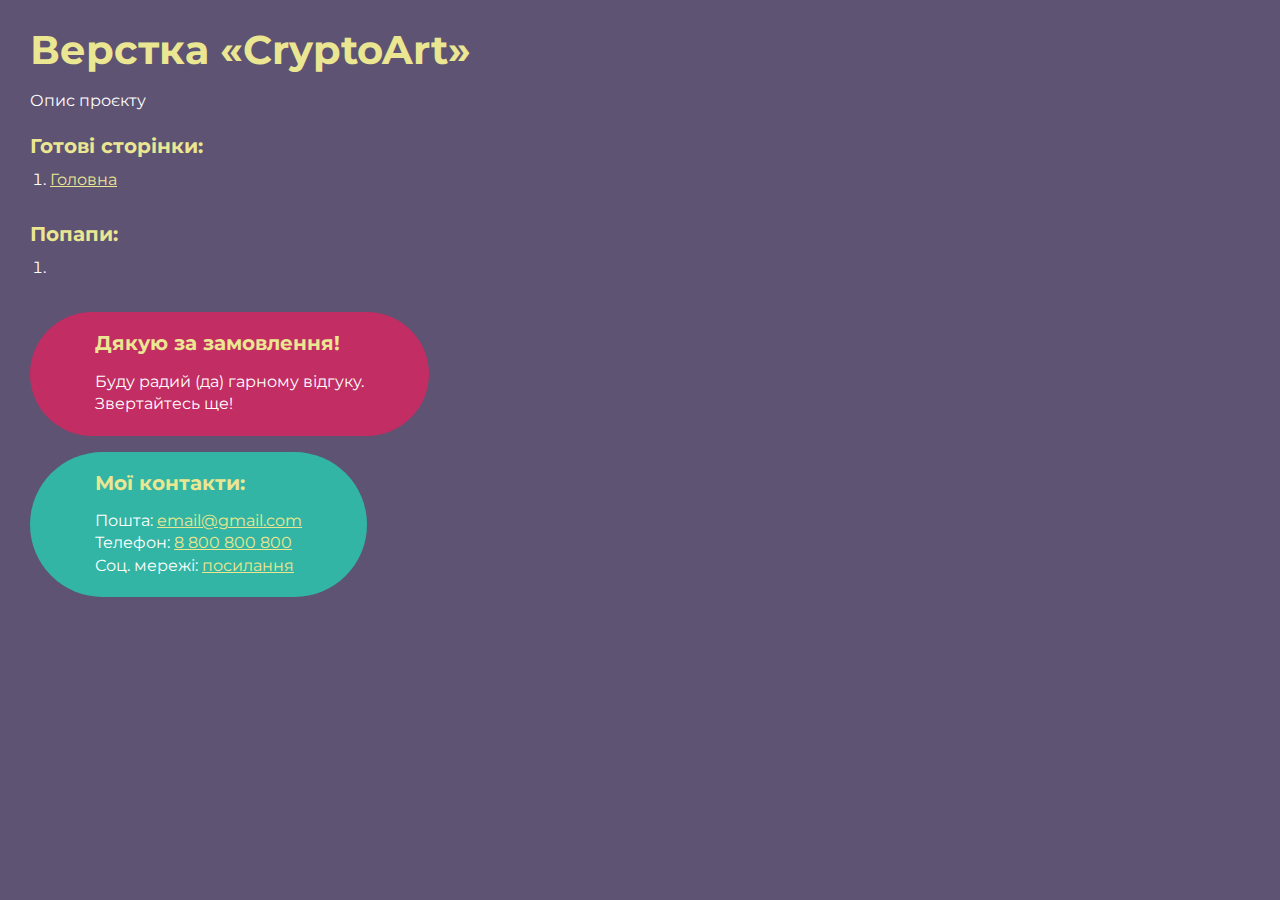
<file: index.html>
<!DOCTYPE html>
<html>

<head>
	<meta charset="UTF-8">
	<meta name="viewport" content="width=device-width, initial-scale=1.0">
	<title>Верстка «CryptoArt»</title>
</head>

<body>
	<div class="rootpage">
		<h1>Верстка «CryptoArt»</h1>
		<div class="rootpage__info">
			Опис проєкту
		</div>
		<h2>Готові сторінки:</h2>
		<ol class="rootpage__list">
			<li><a target="_blank" href="home.html">Головна</a></li>
		</ol>
		<h2>Попапи:</h2>
		<ol class="rootpage__list">
			<li><a target="_blank" href="home.html#"></a></li>
		</ol>
		<div class="rootpage__tnx">
			<h2>Дякую за замовлення!</h2>
			<p>Буду радий (да) гарному відгуку.</p>
			<p>Звертайтесь ще!</p>
		</div>
		<div class="rootpage__contacts">
			<h2>Мої контакти:</h2>
			<p>Пошта: <a href="mailto:email@gmail.com">email@gmail.com</a></p>
			<p>Телефон: <a href="tel:8800800800">8 800 800 800</a></p>
			<p>Соц. мережі: <a href="">посилання</a></p>
		</div>
	</div>
</body>
<style>
	@charset "UTF-8";
	@import url("https://fonts.googleapis.com/css?family=Montserrat:regular,700&display=swap");

	*,
	*::before,
	*::after {
		padding: 0px;
		margin: 0px;
		border: 0px;
		box-sizing: border-box;
	}

	html,
	body {
		height: 100%;
		margin: 0;
		padding: 0;
		min-width: 320px;
		width: 100%;
		color: #fff;
		background-color: #5e5373;
	}

	body {
		font-family: Montserrat;
		font-size: 100%;
		line-height: 1;
		font-size: 1rem;
	}

	a {
		text-decoration: underline;
		color: #ebe691
	}

	a:visited {
		text-decoration: underline;
		color: #aaa768;
	}

	a:hover {
		text-decoration: none;
	}

	ul li {
		list-style: none;
	}

	img {
		vertical-align: top;
	}

	.wrapper {
		width: 100%;
		min-height: 100%;
		overflow: hidden;
	}

	.rootpage {
		padding: 30px;
		display: flex;
		flex-direction: column;
		align-items: flex-start;
	}

	@media (max-width: 767px) {
		.rootpage {
			padding: 30px 15px;
		}
	}

	h1 {
		color: #ebe691;
		font-size: 2.5rem;
		margin: 0px 0px 1.25rem 0px;
	}

	@media (max-width: 767px) {
		h1 {
			font-size: 1.85rem;
			margin: 0px 0px 1.25rem 0px;
		}
	}

	h2 {
		color: #ebe691;
		font-size: 1.25rem;
		margin: 0px 0px 1rem 0px;
	}

	@media (max-width: 767px) {
		h2 {
			font-size: 1.125rem;
			margin: 0px 0px 1rem 0px;
		}
	}

	.rootpage__info {
		line-height: 140%;
		margin: 0px 0px 1.5rem 0px;
	}

	.rootpage__list {
		margin: 0px 0px 2.25rem 1.25rem;
	}

	.rootpage__list li:not(:last-child) {
		margin: 0px 0px 15px 0px;
	}

	.rootpage__contacts,
	.rootpage__tnx {
		border-radius: 200px;
		padding: 20px 65px;
		line-height: 140%;
	}

	@media (max-width: 767px) {

		.rootpage__contacts,
		.rootpage__tnx {
			border-radius: 40px;
			padding: 20px;
		}
	}

	.rootpage__contacts {
		background: #32b5a4;

	}

	.rootpage__contacts a {
		color: #ebe691;
	}

	.rootpage__tnx {
		background: #c22d63;
		margin: 0px 0px 1rem 0px;
	}
</style>

</html>
</file>
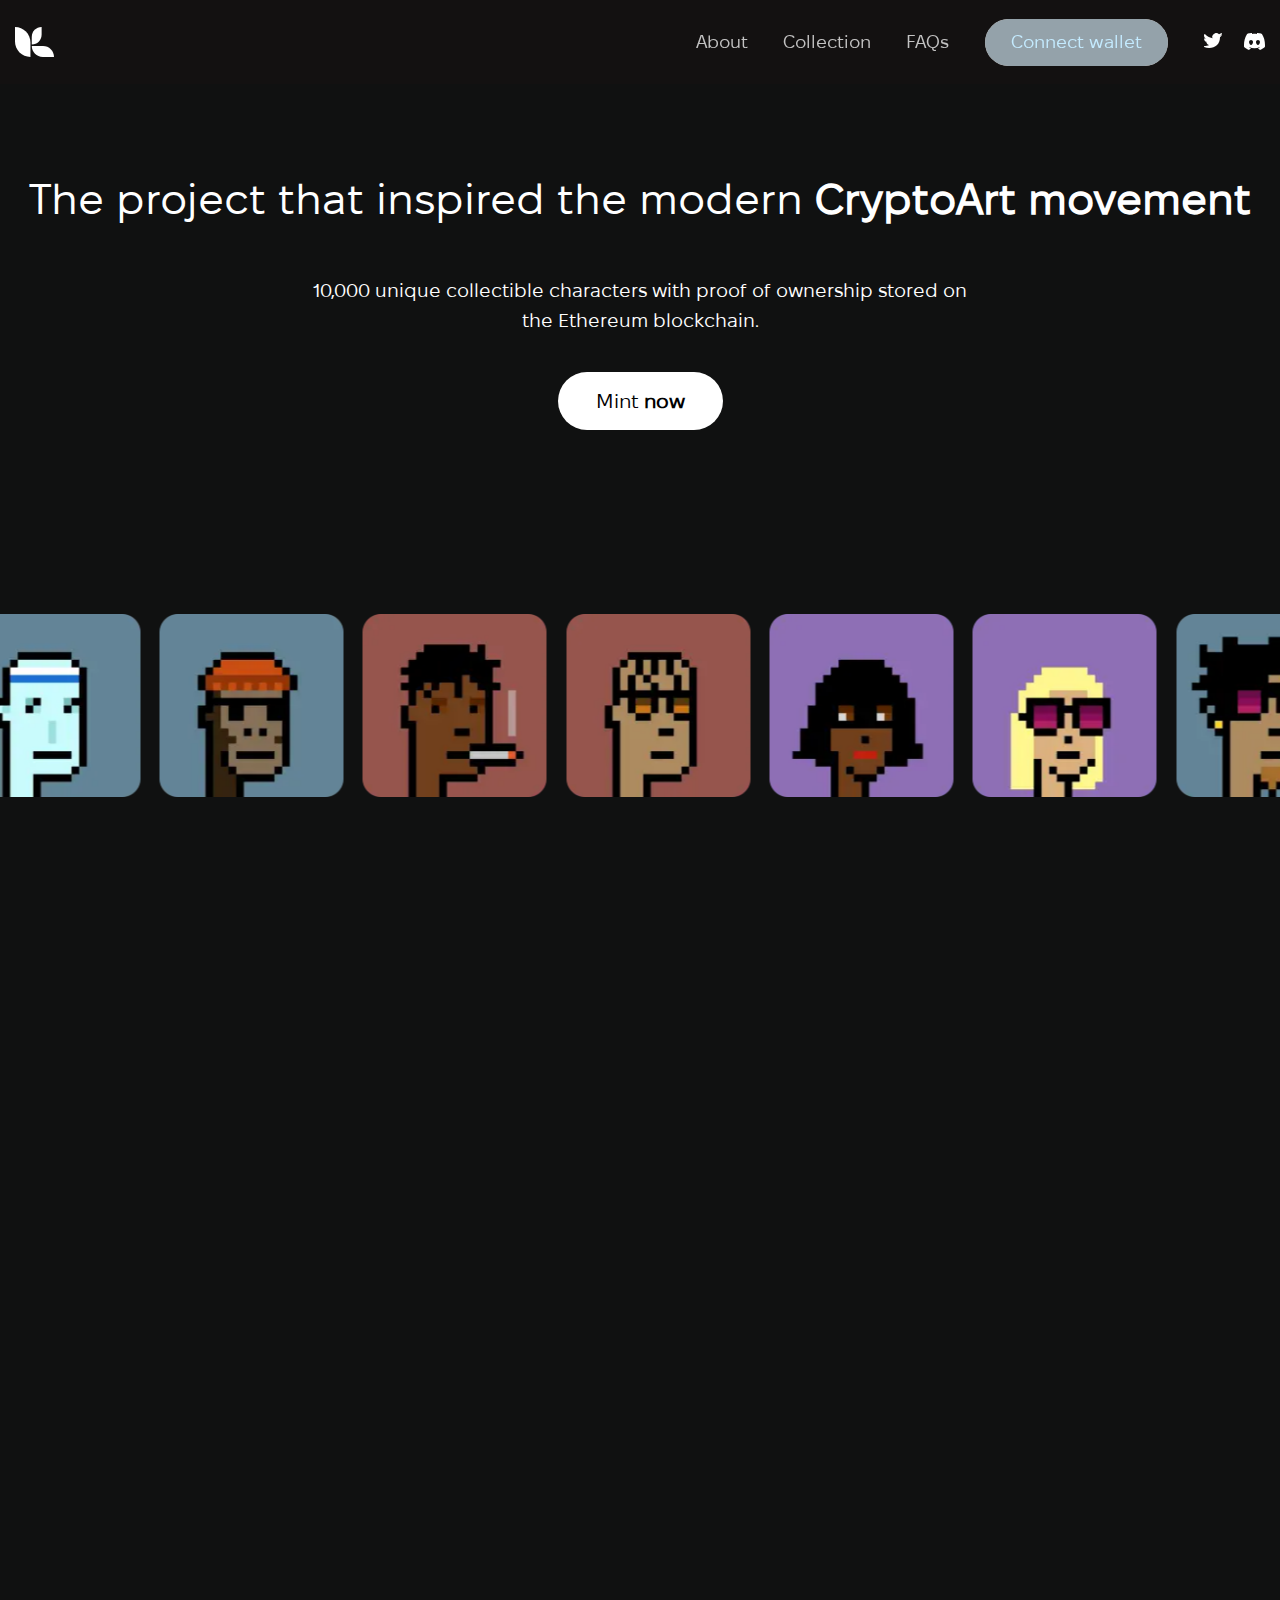
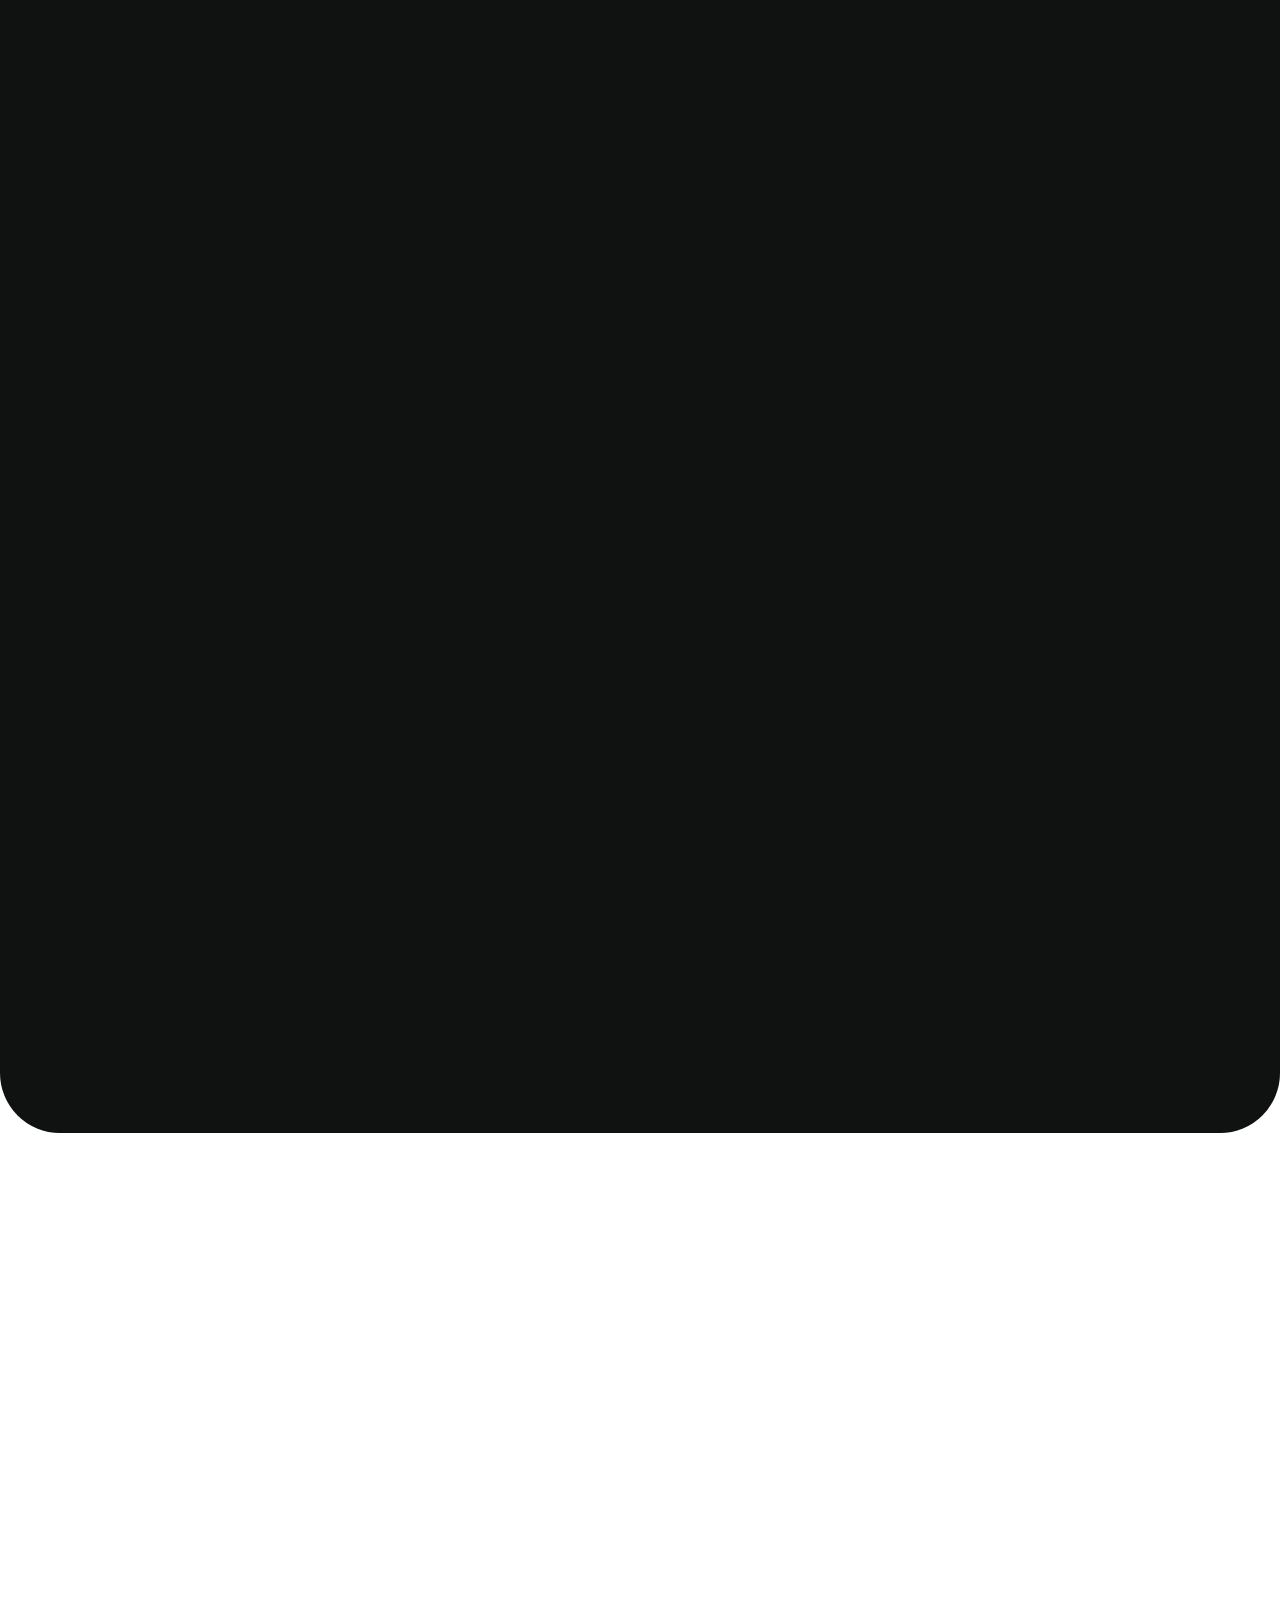
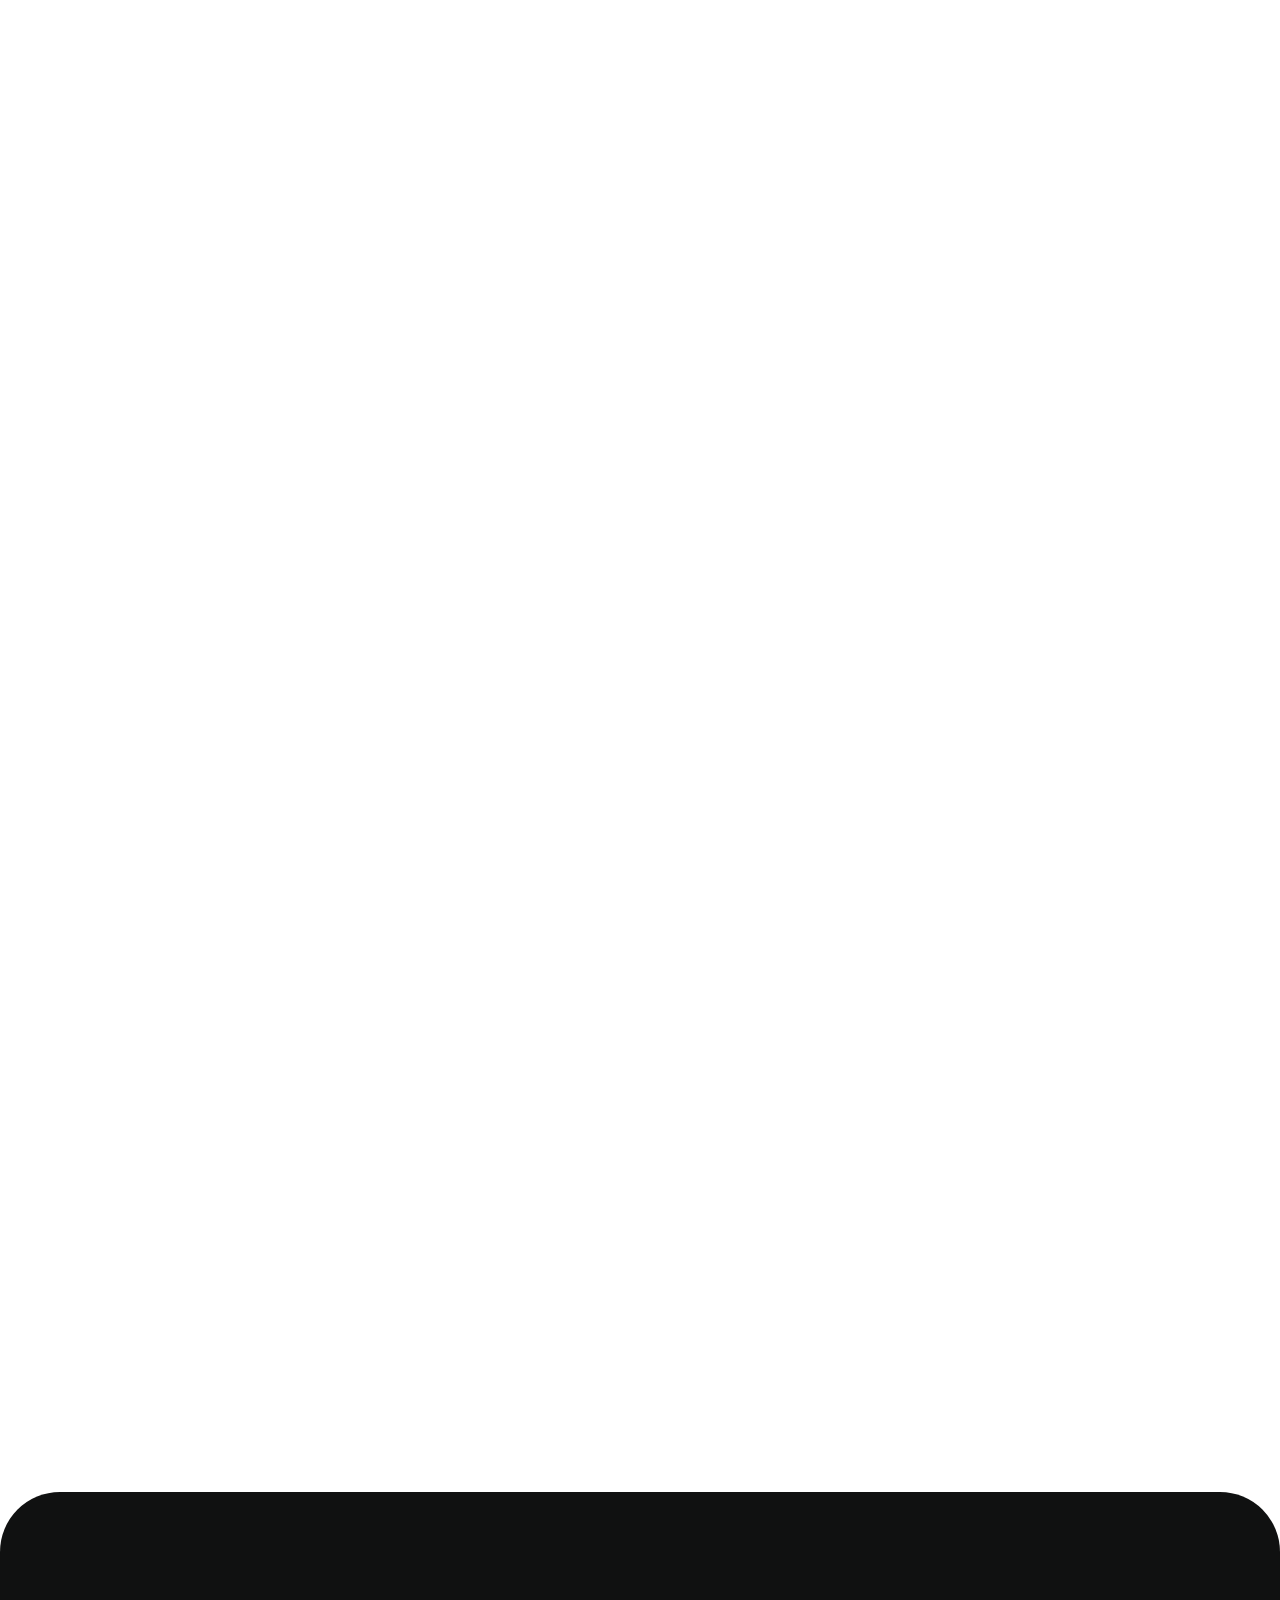
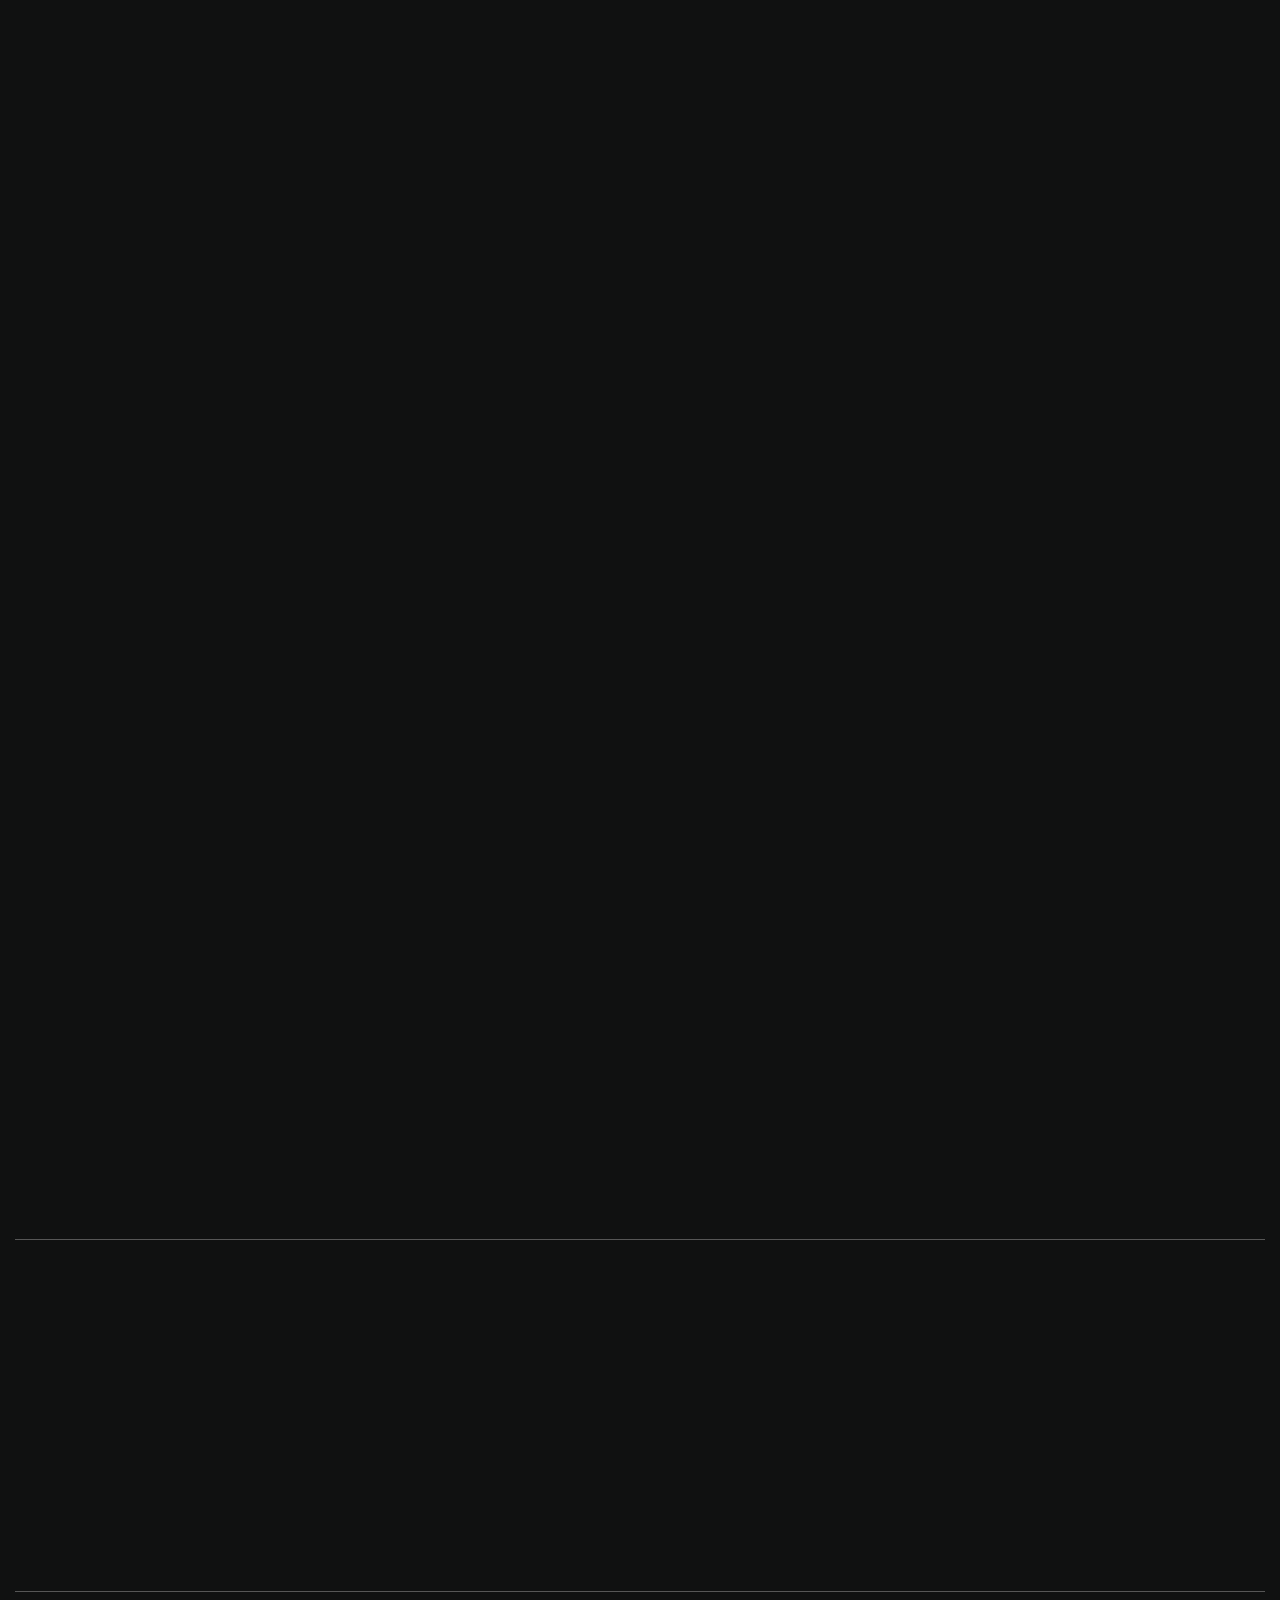
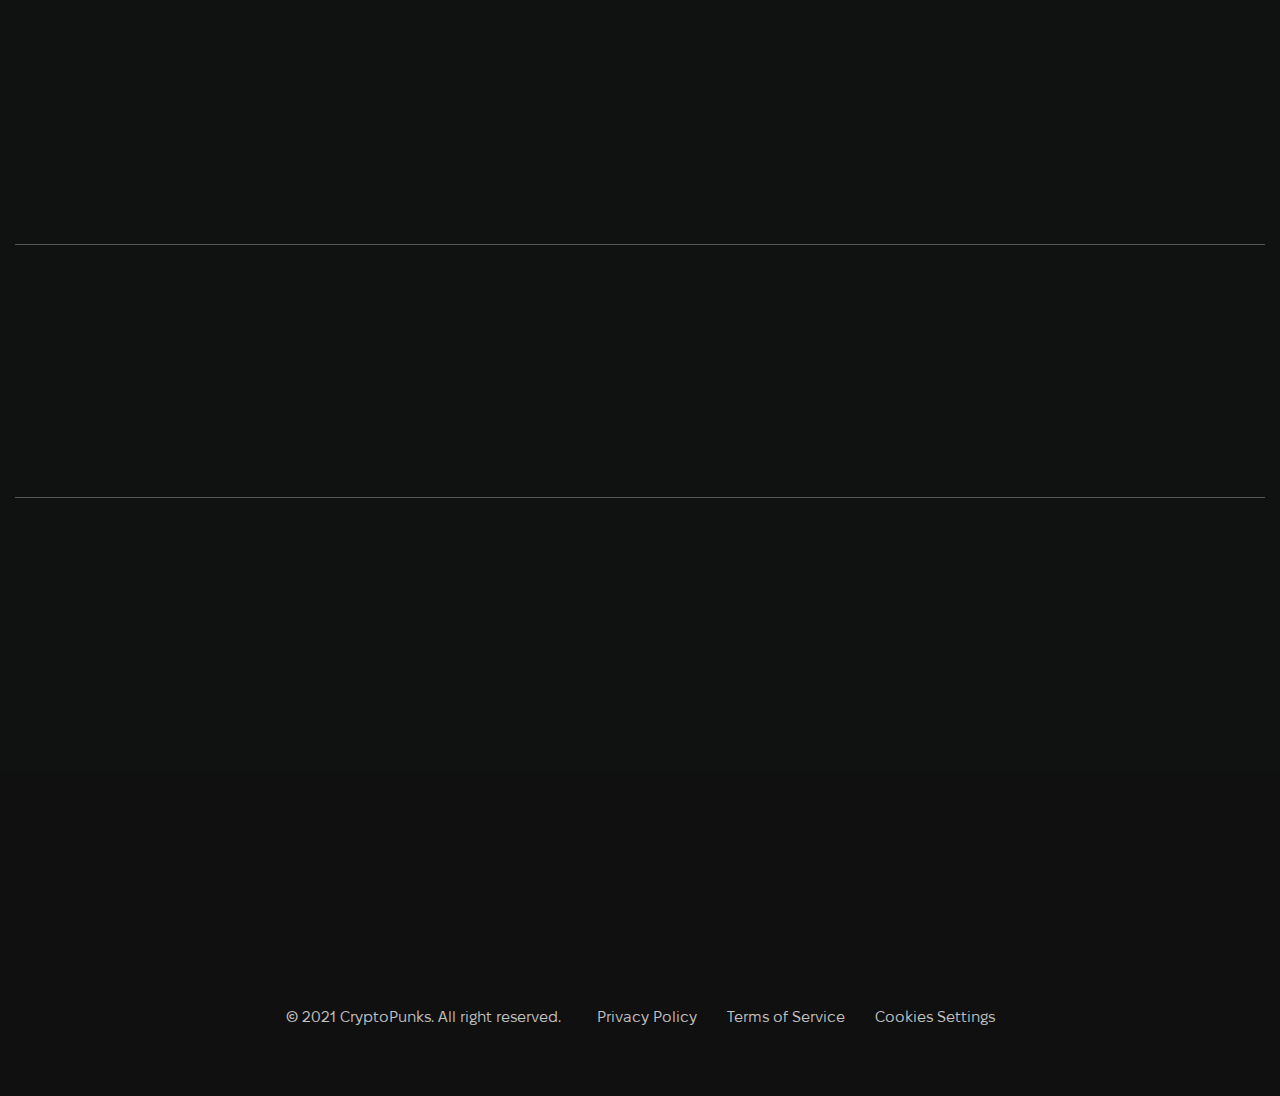
<file: home.html>
<!doctype html>
<html lang="en">

<head>
	<title>CryptoArt</title>
	<meta charset="UTF-8">
	<meta name="format-detection" content="telephone=no">
	<!-- <style>body{opacity: 0;}</style> -->
	<link rel="stylesheet" href="css/style.min.css?_v=20230920014839">
	<link rel="shortcut icon" href="favicon.ico">
	<!-- <meta name="robots" content="noindex, nofollow"> -->
	<meta name="viewport" content="width=device-width, initial-scale=1.0">
</head>

<body>
	<div class="wrapper">

		<header class="header">
			<div class="header__container">
				<a href="" class="header__logo"><img src="img/logo.svg" alt=""></a>
				<div class="header__content">
					<div class="header__menu menu">
						<nav class="menu__body">
							<ul class="menu__list">
								<li class="menu__item"><a href="" class="menu__link">About</a></li>
								<li class="menu__item"><a href="" class="menu__link">Collection</a></li>
								<li class="menu__item"><a href="" class="menu__link">FAQs</a></li>
							</ul>
						</nav>
					</div>
					<div class="header__actions action-header">
						<button class="action-header__btn btn" data-da=".menu__body,767.98">
							<span class="btn__text">Connect wallet</span>
							<div class="btn__box">
								<svg height="50" width="50" viewBox="0 0 48 48" xmlns="http://www.w3.org/2000/svg">
									<g fill="none" stroke="#000" stroke-linecap="round" stroke-linejoin="round">
										<path d="m23.971 35.016h2.262l.726 3.415h-3.335" />
										<path d="m42.158 31.771-11.57.213-4.355 3.032.384-18.232 2.391-5.934 11.613-4.611 1.879 5.721-1.708 6.746.171 3.415-1.11 1.638 2.305 8.012-2.092 8.496-8.539-2.647-4.568 4.141h-2.988" />
										<path d="m39.8529 23.7591-8.1549-2.4062" />
										<path d="m40.7922 18.7057 1.4943-.2561" />
										<path d="m42.2865 20.3282-1.4047.1705" />
										<path d="m26.4389 25.2438 7.9489-.1764" />
										<path d="m35.647 31.891-4.12 5.729-.939-5.636 3.8-6.917-2.69-3.714-5.081-4.569 14.004-10.545" />
										<path d="m26.2329 35.0155 5.2943 2.6044" />
										<path d="m27.45 29.663 3.186-1.185-2.274-1.185z" />
										<path d="m29.0081 10.8497h-5.0373" />
										<path d="m24.029 35.016h-2.262l-.726 3.415h2.583" />
										<path d="m5.842 31.771 11.57.213 4.355 3.032-.384-18.232-2.391-5.934-11.613-4.611-1.879 5.721 1.708 6.746-.171 3.415 1.11 1.638-2.305 8.012 2.092 8.496 8.539-2.647 4.568 4.141h2.988" />
										<path d="m8.1471 23.7591 8.1549-2.4062" />
										<path d="m7.2078 18.7057-1.4943-.2561" />
										<path d="m5.7135 20.3282 1.4047.1705" />
										<path d="m21.5611 25.2438-7.9489-.1764" />
										<path d="m12.353 31.891 4.12 5.729.939-5.636-3.8-6.917 2.69-3.714 5.081-4.569-14.004-10.545" />
										<path d="m21.7671 35.0155-5.2943 2.6044" />
										<path d="m20.55 29.663-3.186-1.185 2.274-1.185z" />
										<path d="m18.9919 10.8497h5.0373" />
									</g>
								</svg>
								<svg height="48" width="48" xmlns="http://www.w3.org/2000/svg" data-name="Layer 1" viewBox="0 0 128 128" id="trust-wallet-token">
									<path d="M64 117.18a4.83 4.83 0 0 1-2.94-1s-3.69-2.78-13.89-8.37C31.56 99.26 24.38 89 22.39 72.4c-1.54-12.85-2.54-39.69-2.58-40.83a4.82 4.82 0 0 1 5.25-5c.1 0 10.54.88 19.52-1.64a48.46 48.46 0 0 0 16.31-8.3 4.84 4.84 0 0 1 6.22 0A48.51 48.51 0 0 0 83.42 25c9 2.52 19.42 1.64 19.53 1.64a4.81 4.81 0 0 1 5.24 5c0 1.14-1 28-2.58 40.83-2 16.6-9.17 26.86-24.77 35.4-10.2 5.59-13.87 8.36-13.91 8.39a4.82 4.82 0 0 1-2.93.92ZM29.65 36.39C30 45 30.87 62.12 32 71.26c1.4 11.68 5.09 20 19.83 28.09 6 3.27 9.86 5.65 12.21 7.18 2.35-1.53 6.24-3.91 12.21-7.18C91 91.28 94.64 82.94 96 71.26c1.13-9.14 2-26.26 2.35-34.87a67.44 67.44 0 0 1-17.54-2.15A58.54 58.54 0 0 1 64 26.33a58.54 58.54 0 0 1-16.81 7.91 67.44 67.44 0 0 1-17.54 2.15ZM64 20.34Z"></path>
								</svg>
								<svg height="48" width="48" xmlns="http://www.w3.org/2000/svg" viewBox="0 0 710.5 687.9" width="2500" height="2420">
									<path d="M516.723 79.8c21.7 0 39.3-17.9 39.3-39.9S538.423 0 516.723 0c-21.7.1-39.3 18-39.3 40s17.6 39.8 39.3 39.8zM528.312 183.501c18.4 0 33.3-15.1 33.3-33.8 0-18.6-14.9-33.8-33.3-33.8s-33.3 15.1-33.3 33.8c0 18.7 14.9 33.8 33.3 33.8zM619.717 196.699c18.3 0 33.2-15.1 33.2-33.7s-14.9-33.7-33.2-33.7-33.2 15.1-33.2 33.7 14.9 33.7 33.2 33.7zM608.74 285.419c15.7 0 28.4-12.9 28.4-28.8s-12.7-28.8-28.4-28.8-28.4 12.9-28.4 28.8 12.7 28.8 28.4 28.8zM681.913 314.191c15.8 0 28.6-13 28.6-29s-12.8-29-28.6-29-28.6 13-28.6 29 12.8 29 28.6 29zM516.78 273.414c16.1 0 29.1-13.2 29.1-29.5s-13-29.5-29.1-29.5-29.1 13.2-29.1 29.5c0 16.2 13 29.5 29.1 29.5zM490.409 344.011c13.5 0 24.4-11.1 24.4-24.7 0-13.7-10.9-24.7-24.4-24.7s-24.4 11.1-24.4 24.7 10.9 24.7 24.4 24.7zM581.923 356.489c13.4 0 24.2-11 24.2-24.6 0-13.6-10.8-24.6-24.2-24.6s-24.2 11-24.2 24.6c-.1 13.6 10.8 24.6 24.2 24.6zM654.89 385.152c13.5 0 24.4-11.1 24.4-24.8s-10.9-24.8-24.4-24.8-24.4 11.1-24.4 24.8c0 13.7 10.9 24.8 24.4 24.8zM618.844 438.703c11.4 0 20.6-9.4 20.6-20.9s-9.2-20.9-20.6-20.9c-11.4 0-20.6 9.4-20.6 20.9s9.2 20.9 20.6 20.9zM545.533 410.497c11.6 0 21.1-9.6 21.1-21.4s-9.4-21.4-21.1-21.4-21.1 9.6-21.1 21.4 9.5 21.4 21.1 21.4zM454.14 397.429c11.5 0 20.9-9.5 20.9-21.2s-9.3-21.2-20.9-21.2c-11.5 0-20.9 9.5-20.9 21.2s9.3 21.2 20.9 21.2zM504.94 447.731c10.1 0 18.2-8.3 18.2-18.4 0-10.2-8.1-18.4-18.2-18.4s-18.2 8.3-18.2 18.4c0 10.2 8.1 18.4 18.2 18.4zM578.223 476.404c10.1 0 18.4-8.3 18.4-18.6s-8.2-18.6-18.4-18.6c-10.1 0-18.4 8.3-18.4 18.6.1 10.3 8.3 18.6 18.4 18.6zM536.946 497.921c8 0 14.5-6.6 14.5-14.7s-6.5-14.7-14.5-14.7-14.5 6.6-14.5 14.7c.1 8.1 6.5 14.7 14.5 14.7zM497.848 509.461c7.3 0 13.1-6 13.1-13.3 0-7.4-5.9-13.3-13.1-13.3-7.3 0-13.1 6-13.1 13.3-.1 7.4 5.8 13.3 13.1 13.3zM463.602 471.219c8.6 0 15.6-7.1 15.6-15.8s-7-15.8-15.6-15.8-15.6 7.1-15.6 15.8c0 8.7 7 15.8 15.6 15.8zM413.333 434.963c10 0 18.2-8.2 18.2-18.4s-8.1-18.4-18.2-18.4c-10 0-18.2 8.2-18.2 18.4.1 10.2 8.2 18.4 18.2 18.4zM562.38 665.393c21.6 0 39.1-17.8 39.1-39.7s-17.5-39.7-39.1-39.7-39.1 17.8-39.1 39.7c0 21.9 17.5 39.7 39.1 39.7zM463.012 615.128c18 0 32.6-14.8 32.6-33.1s-14.6-33.1-32.6-33.1-32.6 14.8-32.6 33.1 14.6 33.1 32.6 33.1zM406.253 687.864c18.2 0 32.9-14.9 32.9-33.4 0-18.4-14.7-33.4-32.9-33.4s-32.9 14.9-32.9 33.4c0 18.4 14.7 33.4 32.9 33.4zM389.186 553.853c15.7 0 28.5-12.9 28.5-28.9 0-16-12.8-28.9-28.5-28.9s-28.5 12.9-28.5 28.9c0 15.9 12.8 28.9 28.5 28.9zM332.544 627.567c15.7 0 28.4-12.9 28.4-28.8s-12.7-28.8-28.4-28.8-28.4 12.9-28.4 28.8c-.1 15.9 12.7 28.8 28.4 28.8zM271.514 677.623c15.7 0 28.3-12.9 28.3-28.7 0-15.9-12.7-28.7-28.3-28.7-15.7 0-28.3 12.9-28.3 28.7 0 15.8 12.7 28.7 28.3 28.7zM220.72 612.479c13.3 0 24.2-11 24.2-24.5s-10.8-24.5-24.2-24.5c-13.3 0-24.2 11-24.2 24.5.1 13.5 10.9 24.5 24.2 24.5zM281.862 562.221c13.4 0 24.2-11 24.2-24.5 0-13.6-10.8-24.5-24.2-24.5-13.4 0-24.2 11-24.2 24.5s10.8 24.5 24.2 24.5zM338.92 488.511c13.4 0 24.2-11 24.2-24.6 0-13.6-10.8-24.6-24.2-24.6-13.4 0-24.2 11-24.2 24.6 0 13.6 10.8 24.6 24.2 24.6zM251.651 498.663c11.6 0 21-9.5 21-21.3s-9.4-21.3-21-21.3-21 9.5-21 21.3 9.4 21.3 21 21.3zM190.83 548.725c11.5 0 20.8-9.4 20.8-21.1 0-11.7-9.3-21.1-20.8-21.1s-20.8 9.4-20.8 21.1 9.3 21.1 20.8 21.1zM176.83 490.049c9.9 0 18-8.2 18-18.2 0-10.1-8.1-18.2-18-18.2s-18 8.2-18 18.2c0 10.1 8.1 18.2 18 18.2zM176.319 438.571c8.5 0 15.4-7 15.4-15.7 0-8.6-6.9-15.7-15.4-15.7s-15.4 7-15.4 15.7 6.9 15.7 15.4 15.7zM184.801 395.758c7.3 0 13.1-6 13.1-13.3s-5.9-13.3-13.1-13.3c-7.3 0-13.1 6-13.1 13.3s5.8 13.3 13.1 13.3zM237.247 388.613c8.6 0 15.6-7.1 15.6-15.8 0-8.7-7-15.8-15.6-15.8s-15.6 7.1-15.6 15.8c0 8.7 7 15.8 15.6 15.8zM294.81 366.173c10 0 18.2-8.3 18.2-18.4 0-10.2-8.1-18.4-18.2-18.4-10 0-18.2 8.3-18.2 18.4 0 10.2 8.1 18.4 18.2 18.4zM308.513 424.561c11.4 0 20.7-9.4 20.7-21s-9.3-21-20.7-21-20.7 9.4-20.7 21 9.2 21 20.7 21zM237.967 440.102c10 0 18-8.2 18-18.3 0-10.1-8.1-18.3-18-18.3-10 0-18 8.2-18 18.3-.1 10.1 8 18.3 18 18.3zM39 412.978c21.5 0 39-17.7 39-39.5s-17.5-39.5-39-39.5-39 17.7-39 39.5 17.5 39.5 39 39.5zM127.525 342.422c18.5 0 33.4-15.2 33.4-33.9s-15-33.9-33.4-33.9c-18.5 0-33.4 15.2-33.4 33.9 0 18.8 15 33.9 33.4 33.9zM92.98 255.433c18.4 0 33.2-15.1 33.2-33.7s-14.9-33.7-33.2-33.7c-18.4 0-33.2 15.1-33.2 33.7-.1 18.6 14.8 33.7 33.2 33.7zM178.323 214.216c15.7 0 28.5-12.9 28.5-28.9s-12.8-28.9-28.5-28.9-28.5 12.9-28.5 28.9c0 16 12.8 28.9 28.5 28.9zM213.182 300.999c15.8 0 28.6-13 28.6-29s-12.8-29-28.6-29-28.6 13-28.6 29 12.8 29 28.6 29zM290.857 282.978c13.4 0 24.3-11 24.3-24.7 0-13.6-10.9-24.7-24.3-24.7s-24.3 11-24.3 24.7c-.1 13.6 10.8 24.7 24.3 24.7zM357.922 283.198c11.6 0 21-9.5 21-21.2s-9.4-21.2-21-21.2-21 9.5-21 21.2c.1 11.7 9.5 21.2 21 21.2zM413.357 295.968c9.7 0 17.7-8 17.7-17.9 0-9.9-7.9-17.9-17.7-17.9-9.7 0-17.7 8-17.7 17.9.1 9.8 8 17.9 17.7 17.9zM420.581 230.642c8.5 0 15.4-7 15.4-15.6s-6.9-15.6-15.4-15.6-15.4 7-15.4 15.6 6.9 15.6 15.4 15.6zM377.959 209.263c9.8 0 17.8-8.1 17.8-18.1s-8-18.1-17.8-18.1-17.8 8.1-17.8 18.1 7.9 18.1 17.8 18.1zM323.167 196.309c11.5 0 20.8-9.5 20.8-21.1 0-11.7-9.3-21.1-20.8-21.1s-20.8 9.5-20.8 21.1c0 11.7 9.3 21.1 20.8 21.1zM256.205 196.393c13.5 0 24.4-11.1 24.4-24.7s-10.9-24.7-24.4-24.7-24.4 11.1-24.4 24.7c.1 13.7 11 24.7 24.4 24.7zM166.01 134.624c15.3 0 27.6-12.5 27.6-28s-12.4-28-27.6-28c-15.3 0-27.6 12.5-27.6 28s12.4 28 27.6 28zM243.637 117.655c13.5 0 24.4-11.1 24.4-24.7s-10.9-24.7-24.4-24.7-24.4 11.1-24.4 24.7 10.9 24.7 24.4 24.7zM310.7 117.975c11.6 0 21-9.5 21-21.3s-9.4-21.3-21-21.3-21 9.5-21 21.3c0 11.7 9.4 21.3 21 21.3zM365.718 130.647c9.8 0 17.7-8 17.7-17.9 0-9.9-7.9-17.9-17.7-17.9-9.8 0-17.7 8-17.7 17.9 0 9.8 8 17.9 17.7 17.9zM407.999 152.602c8.7 0 15.8-7.2 15.8-16 0-8.9-7.1-16-15.8-16-8.7 0-15.8 7.2-15.8 16s7.1 16 15.8 16zM439.013 177.787c7.2 0 13-5.9 13-13.2 0-7.3-5.8-13.2-13-13.2s-13 5.9-13 13.2c-.1 7.3 5.8 13.2 13 13.2z" />
								</svg>
							</div>
						</button>
						<div class="action-header__social social">
							<a class="social__link twitter" href=""><img src="img/icons/twitter.svg" alt="" /></a>
							<a class="social__link discord" href=""><img src="img/icons/dc.svg" alt="" /></a>
						</div>
						<button type="button" class="icon-menu"><span></span></button>
					</div>
				</div>
			</div>
		</header>
		<main class="page">
			<section class="page__first-screen first-screen">
				<div class="first-screen__container">
					<div class="first-screen__content content">
						<h1 class="content__title _anim-items _anim-no-hide _anim-no-hide">
							The project that inspired the modern
							<span>CryptoArt movement</span>
						</h1>
						<p class="content__text _anim-items _anim-no-hide">
							10,000 unique collectible characters with proof of ownership
							stored on the Ethereum blockchain.
						</p>
						<button type="button" class="content__btn _anim-items _anim-no-hide">
							Mint <span>now</span>
						</button>
					</div>
				</div>
				<div class="first-screen__infinity-line">
					<marquee behavior="alternate" direction="right" scrolldelay="60">
						<div class="infinity-line__wrapper line-item _anim-items _anim-no-hide">
							<picture><source srcset="img/main/nft-l-1.webp" type="image/webp"><img class="line-item__image" src="img/main/nft-l-1.png" alt="" /></picture>

							<picture><source srcset="img/main/nft-l-2.webp" type="image/webp"><img class="line-item__image" src="img/main/nft-l-2.png" alt="" /></picture>

							<picture><source srcset="img/main/nft-l-3.webp" type="image/webp"><img class="line-item__image" src="img/main/nft-l-3.png" alt="" /></picture>

							<picture><source srcset="img/main/nft-l-4.webp" type="image/webp"><img class="line-item__image" src="img/main/nft-l-4.png" alt="" /></picture>

							<picture><source srcset="img/main/nft-l-5.webp" type="image/webp"><img class="line-item__image" src="img/main/nft-l-5.png" alt="" /></picture>

							<picture><source srcset="img/main/nft-l-6.webp" type="image/webp"><img class="line-item__image" src="img/main/nft-l-6.png" alt="" /></picture>

							<picture><source srcset="img/main/nft-l-7.webp" type="image/webp"><img class="line-item__image" src="img/main/nft-l-7.png" alt="" /></picture>

							<picture><source srcset="img/main/nft-l-8.webp" type="image/webp"><img class="line-item__image" src="img/main/nft-l-8.png" alt="" /></picture>
							<picture><source srcset="img/main/nft-l-1.webp" type="image/webp"><img class="line-item__image" src="img/main/nft-l-1.png" alt="" /></picture>

							<picture><source srcset="img/main/nft-l-2.webp" type="image/webp"><img class="line-item__image" src="img/main/nft-l-2.png" alt="" /></picture>

							<picture><source srcset="img/main/nft-l-3.webp" type="image/webp"><img class="line-item__image" src="img/main/nft-l-3.png" alt="" /></picture>

							<picture><source srcset="img/main/nft-l-4.webp" type="image/webp"><img class="line-item__image" src="img/main/nft-l-4.png" alt="" /></picture>

							<picture><source srcset="img/main/nft-l-5.webp" type="image/webp"><img class="line-item__image" src="img/main/nft-l-5.png" alt="" /></picture>

							<picture><source srcset="img/main/nft-l-6.webp" type="image/webp"><img class="line-item__image" src="img/main/nft-l-6.png" alt="" /></picture>

							<picture><source srcset="img/main/nft-l-7.webp" type="image/webp"><img class="line-item__image" src="img/main/nft-l-7.png" alt="" /></picture>

							<picture><source srcset="img/main/nft-l-8.webp" type="image/webp"><img class="line-item__image" src="img/main/nft-l-8.png" alt="" /></picture>

							<picture><source srcset="img/main/nft-l-1.webp" type="image/webp"><img class="line-item__image" src="img/main/nft-l-1.png" alt="" /></picture>

							<picture><source srcset="img/main/nft-l-2.webp" type="image/webp"><img class="line-item__image" src="img/main/nft-l-2.png" alt="" /></picture>

							<picture><source srcset="img/main/nft-l-3.webp" type="image/webp"><img class="line-item__image" src="img/main/nft-l-3.png" alt="" /></picture>

							<picture><source srcset="img/main/nft-l-4.webp" type="image/webp"><img class="line-item__image" src="img/main/nft-l-4.png" alt="" /></picture>

							<picture><source srcset="img/main/nft-l-5.webp" type="image/webp"><img class="line-item__image" src="img/main/nft-l-5.png" alt="" /></picture>

							<picture><source srcset="img/main/nft-l-6.webp" type="image/webp"><img class="line-item__image" src="img/main/nft-l-6.png" alt="" /></picture>

							<picture><source srcset="img/main/nft-l-7.webp" type="image/webp"><img class="line-item__image" src="img/main/nft-l-7.png" alt="" /></picture>

							<picture><source srcset="img/main/nft-l-8.webp" type="image/webp"><img class="line-item__image" src="img/main/nft-l-8.png" alt="" /></picture>
							<picture><source srcset="img/main/nft-l-1.webp" type="image/webp"><img class="line-item__image" src="img/main/nft-l-1.png" alt="" /></picture>

							<picture><source srcset="img/main/nft-l-2.webp" type="image/webp"><img class="line-item__image" src="img/main/nft-l-2.png" alt="" /></picture>

							<picture><source srcset="img/main/nft-l-3.webp" type="image/webp"><img class="line-item__image" src="img/main/nft-l-3.png" alt="" /></picture>

							<picture><source srcset="img/main/nft-l-4.webp" type="image/webp"><img class="line-item__image" src="img/main/nft-l-4.png" alt="" /></picture>

							<picture><source srcset="img/main/nft-l-5.webp" type="image/webp"><img class="line-item__image" src="img/main/nft-l-5.png" alt="" /></picture>

							<picture><source srcset="img/main/nft-l-6.webp" type="image/webp"><img class="line-item__image" src="img/main/nft-l-6.png" alt="" /></picture>

							<picture><source srcset="img/main/nft-l-7.webp" type="image/webp"><img class="line-item__image" src="img/main/nft-l-7.png" alt="" /></picture>

							<picture><source srcset="img/main/nft-l-8.webp" type="image/webp"><img class="line-item__image" src="img/main/nft-l-8.png" alt="" /></picture>

							<picture><source srcset="img/main/nft-l-1.webp" type="image/webp"><img class="line-item__image" src="img/main/nft-l-1.png" alt="" /></picture>

							<picture><source srcset="img/main/nft-l-2.webp" type="image/webp"><img class="line-item__image" src="img/main/nft-l-2.png" alt="" /></picture>

							<picture><source srcset="img/main/nft-l-3.webp" type="image/webp"><img class="line-item__image" src="img/main/nft-l-3.png" alt="" /></picture>

							<picture><source srcset="img/main/nft-l-4.webp" type="image/webp"><img class="line-item__image" src="img/main/nft-l-4.png" alt="" /></picture>

							<picture><source srcset="img/main/nft-l-5.webp" type="image/webp"><img class="line-item__image" src="img/main/nft-l-5.png" alt="" /></picture>

							<picture><source srcset="img/main/nft-l-6.webp" type="image/webp"><img class="line-item__image" src="img/main/nft-l-6.png" alt="" /></picture>

							<picture><source srcset="img/main/nft-l-7.webp" type="image/webp"><img class="line-item__image" src="img/main/nft-l-7.png" alt="" /></picture>

							<picture><source srcset="img/main/nft-l-8.webp" type="image/webp"><img class="line-item__image" src="img/main/nft-l-8.png" alt="" /></picture>
						</div>
					</marquee>
				</div>
			</section>
			<div class="page__cards cards">
				<div class="cards__container">
					<div class="cards__label _anim-items _anim-no-hide">Featured in</div>
					<div class="quote-blocks__cards quote-block _anim-items _anim-no-hide">
						<article class="quote-block__card">
							<div class="quote-block__item item">
								<div class="item__label">
									<picture><source srcset="img/main/mashable.webp" type="image/webp"><img src="img/main/mashable.png" alt="" /></picture>
								</div>
								<p class="item__text">
									This ethereum-based project could change how we think about
									digital art
								</p>
							</div>
							<div class="quote-block__link-row">
								<a class="quote-block__link" href="#">Read article</a>
							</div>
						</article>
						<article class="quote-block__card">
							<div class="quote-block__item item">
								<div class="item__label">
									<picture><source srcset="img/main/mashable.webp" type="image/webp"><img src="img/main/mashable.png" alt="" /></picture>
								</div>
								<p class="item__text">
									CryptoKitties, CryptoPunks and the birth of a cottage
									industry
								</p>
							</div>
							<div class="quote-block__link-row">
								<a class="quote-block__link" href="#">Read article</a>
							</div>
						</article>
						<article class="quote-block__card">
							<div class="quote-block__item item">
								<div class="item__label">
									<picture><source srcset="img/main/mashable.webp" type="image/webp"><img src="img/main/mashable.png" alt="" /></picture>
								</div>
								<p class="item__text">
									‘Obviously, we had no idea it was going to get here,’ say
									the guys who made the first NFT
								</p>
							</div>
							<div class="quote-block__link-row">
								<a class="quote-block__link" href="#">Read article</a>
							</div>
						</article>
					</div>
				</div>
			</div>
			<section class="page__punks punks">
				<div class="punks__container">
					<div class="punks__columns column">
						<div class="column__punk punk-info">
							<div class="punk-info__body">
								<h2 class="punk-info__title _anim-items _anim-no-hide">Meet the Punks</h2>
								<div class="punk-info__inner inner _anim-items _anim-no-hide">
									<p class="inner__content">
										The CryptoPunks are 24x24 pixel art images, generated
										algorithmically. Most are punky-looking guys and girls,
										but there are a few rarer types mixed in: Apes, Zombies
										and even the odd Alien. Every punk has their own profile
										page that shows their attributes as well as their
										ownership/for-sale status.
									</p>
									<div class="inner__links link">
										<a class="link__buy" href="">Buy a Punk</a>
										<a class="link__view" href="">View full collection</a>
									</div>
								</div>
							</div>
						</div>
						<div class="column__punk big-punks">
							<div data-tabs class="tabs">
								<nav data-tabs-titles class="tabs__navigation _anim-items _anim-no-hide">
									<button type="button" class="tabs__title tabs__title_1 _tab-active color-blue">
										Punks with a blue background are not for sale and have no
										current bids.
									</button>
									<button type="button" class="tabs__title tabs__title_2">
										Punks with a red background are available for sale by
										their owner.
									</button>
									<button type="button" class="tabs__title tabs__title_3">
										Punks with a purple background have an active bid on them
									</button>
								</nav>
								<div data-tabs-body class="tabs__content _anim-items _anim-no-hide">
									<div class="tabs__body">
										<picture><source srcset="img/main/big-content-NFT.webp" type="image/webp"><img class="tabs__image image--1" src="img/main/big-content-NFT.png" alt="" /></picture>
									</div>
									<div class="tabs__body">
										<picture><source srcset="img/main/slider2-nft-3.webp" type="image/webp"><img class="tabs__image image--2" src="img/main/slider2-nft-3.png" alt="" /></picture>
									</div>
									<div class="tabs__body">
										<picture><source srcset="img/main/slider2-nft-2.webp" type="image/webp"><img class="tabs__image image--3" src="img/main/slider2-nft-2.png" alt="" /></picture>
									</div>
								</div>
							</div>
						</div>
					</div>
				</div>
			</section>
			<section class="page__collection collection">
				<div class="swiper__top-items item-top __container _anim-items _anim-no-hide">
					<h3 class="item-top__title">Largest Sales</h3>
					<a class="item-top__view view-all" href="">View all</a>
				</div>
				<div class="collection__slider swiper __out-of-container _anim-items _anim-no-hide">
					<div class="collection__wrapper swiper-wrapper">
						<div class="collection__slide swiper-slide">
							<a class="swiper-slide__image-ibg" href="">
								<picture><source srcset="img/main/slider1-nft-1.webp" type="image/webp"><img src="img/main/slider1-nft-1.png" alt="" /></picture>
							</a>
							<div class="swiper-slide__content-row">
								<a class="swiper-slide__heshtag" href="">#3100</a>
								<div class="swiper-slide__price">4.2KΞ ($7.58M)</div>
								<time class="swiper-slide__date">Mar 11, 2021</time>
							</div>
						</div>
						<div class="collection__slide swiper-slide">
							<a class="swiper-slide__image-ibg" href="">
								<picture><source srcset="img/main/slider1-nft-2.webp" type="image/webp"><img src="img/main/slider1-nft-2.png" alt="" /></picture>
							</a>
							<div class="swiper-slide__content-row">
								<a class="swiper-slide__heshtag" href="">#7408</a>
								<div class="swiper-slide__price">4.2KΞ ($7.57M)</div>
								<time class="swiper-slide__date">Mar 11, 2021</time>
							</div>
						</div>
						<div class="collection__slide swiper-slide">
							<a class="swiper-slide__image-ibg" href="">
								<picture><source srcset="img/main/slider1-nft-3.webp" type="image/webp"><img src="img/main/slider1-nft-3.png" alt="" /></picture>
							</a>
							<div class="swiper-slide__content-row">
								<a class="swiper-slide__heshtag" href="">#4156</a>
								<div class="swiper-slide__price">4.2KΞ ($10.26M)</div>
								<time class="swiper-slide__date">Dec 09, 2021</time>
							</div>
						</div>
						<div class="collection__slide swiper-slide">
							<a class="swiper-slide__image-ibg" href="">
								<picture><source srcset="img/main/slider1-nft-4.webp" type="image/webp"><img src="img/main/slider1-nft-4.png" alt="" /></picture>
							</a>
							<div class="swiper-slide__content-row">
								<a class="swiper-slide__heshtag" href="">#5217</a>
								<div class="swiper-slide__price">2.25KΞ ($5.45M)</div>
								<time class="swiper-slide__date">Jul 30, 2021</time>
							</div>
						</div>
						<div class="collection__slide swiper-slide">
							<a class="swiper-slide__image-ibg" href="">
								<picture><source srcset="img/main/slider1-nft-1.webp" type="image/webp"><img src="img/main/slider1-nft-1.png" alt="" /></picture>
							</a>
							<div class="swiper-slide__content-row">
								<a class="swiper-slide__heshtag" href="">#3100</a>
								<div class="swiper-slide__price">4.2KΞ ($7.58M)</div>
								<time class="swiper-slide__date">Mar 11, 2021</time>
							</div>
						</div>
						<div class="collection__slide swiper-slide">
							<a class="swiper-slide__image-ibg" href="">
								<picture><source srcset="img/main/slider1-nft-2.webp" type="image/webp"><img src="img/main/slider1-nft-2.png" alt="" /></picture>
							</a>
							<div class="swiper-slide__content-row">
								<a class="swiper-slide__heshtag" href="">#7408</a>
								<div class="swiper-slide__price">4.2KΞ ($7.57M)</div>
								<time class="swiper-slide__date">Mar 11, 2021</time>
							</div>
						</div>
						<div class="collection__slide swiper-slide">
							<a class="swiper-slide__image-ibg" href="">
								<picture><source srcset="img/main/slider1-nft-3.webp" type="image/webp"><img src="img/main/slider1-nft-3.png" alt="" /></picture>
							</a>
							<div class="swiper-slide__content-row">
								<a class="swiper-slide__heshtag" href="">#4156</a>
								<div class="swiper-slide__price">4.2KΞ ($10.26M)</div>
								<time class="swiper-slide__date">Dec 09, 2021</time>
							</div>
						</div>
						<div class="collection__slide swiper-slide">
							<a class="swiper-slide__image-ibg" href="">
								<picture><source srcset="img/main/slider1-nft-4.webp" type="image/webp"><img src="img/main/slider1-nft-4.png" alt="" /></picture>
							</a>
							<div class="swiper-slide__content-row">
								<a class="swiper-slide__heshtag" href="">#5217</a>
								<div class="swiper-slide__price">2.25KΞ ($5.45M)</div>
								<time class="swiper-slide__date">Jul 30, 2021</time>
							</div>
						</div>
					</div>
					<div class="swiper-button-row container">
						<button type="button" class="swiper-button-prev">
							<img src="img/icons/arrow.svg" alt="" />
						</button>
						<button type="button" class="swiper-button-next">
							<img src="img/icons/arrow.svg" alt="" />
						</button>
					</div>
				</div>
				<div class="swiper__top-items item-top __container _anim-items _anim-no-hide">
					<div class="item-top__row">
						<h3 class="item-top__title">Recent Transactions</h3>
						<div class="item-top__subtext">Updated 25 seconds ago</div>
					</div>
					<a class="item-top__view view-all" href="">View all</a>
				</div>
				<div class="collection__slider swiper __out-of-container _anim-items _anim-no-hide">
					<div class="collection__wrapper swiper-wrapper">
						<div class="collection__slide swiper-slide">
							<a class="swiper-slide__image-ibg" href="">
								<picture><source srcset="img/main/slider2-nft-1.webp" type="image/webp"><img src="img/main/slider2-nft-1.png" alt="" /></picture>
							</a>
							<div class="swiper-slide__content-row">
								<a class="swiper-slide__heshtag" href="">#1254</a>
								<div class="swiper-slide__price">
									New bid of 51.20Ξ ($210,265)
								</div>
							</div>
						</div>
						<div class="collection__slide swiper-slide">
							<a class="swiper-slide__image-ibg" href="">
								<picture><source srcset="img/main/slider2-nft-2.webp" type="image/webp"><img src="img/main/slider2-nft-2.png" alt="" /></picture>
							</a>
							<div class="swiper-slide__content-row">
								<a class="swiper-slide__heshtag" href="">#9844</a>
								<div class="swiper-slide__price">
									New bid of 111Ξ ($455,848)
								</div>
							</div>
						</div>
						<div class="collection__slide swiper-slide">
							<a class="swiper-slide__image-ibg" href="">
								<picture><source srcset="img/main/slider2-nft-3.webp" type="image/webp"><img src="img/main/slider2-nft-3.png" alt="" /></picture>
							</a>
							<div class="swiper-slide__content-row">
								<a class="swiper-slide__heshtag" href="">#4156</a>
								<div class="swiper-slide__price">
									Offered for 63.95Ξ ($262,626)
								</div>
							</div>
						</div>
						<div class="collection__slide swiper-slide">
							<a class="swiper-slide__image-ibg" href="">
								<picture><source srcset="img/main/slider1-nft-1.webp" type="image/webp"><img src="img/main/slider1-nft-1.png" alt="" /></picture>
							</a>
							<div class="swiper-slide__content-row">
								<a class="swiper-slide__heshtag" href="">#4567</a>
								<div class="swiper-slide__price">
									Offered for 69.95Ξ ($262,626))
								</div>
							</div>
						</div>
						<div class="collection__slide swiper-slide">
							<a class="swiper-slide__image-ibg" href="">
								<picture><source srcset="img/main/slider2-nft-1.webp" type="image/webp"><img src="img/main/slider2-nft-1.png" alt="" /></picture>
							</a>
							<div class="swiper-slide__content-row">
								<a class="swiper-slide__heshtag" href="">#1254</a>
								<div class="swiper-slide__price">
									New bid of 51.20Ξ ($210,265)
								</div>
							</div>
						</div>
						<div class="collection__slide swiper-slide">
							<a class="swiper-slide__image-ibg" href="">
								<picture><source srcset="img/main/slider2-nft-2.webp" type="image/webp"><img src="img/main/slider2-nft-2.png" alt="" /></picture>
							</a>
							<div class="swiper-slide__content-row">
								<a class="swiper-slide__heshtag" href="">#9844</a>
								<div class="swiper-slide__price">
									New bid of 111Ξ ($455,848)
								</div>
							</div>
						</div>
						<div class="collection__slide swiper-slide">
							<a class="swiper-slide__image-ibg" href="">
								<picture><source srcset="img/main/slider2-nft-3.webp" type="image/webp"><img src="img/main/slider2-nft-3.png" alt="" /></picture>
							</a>
							<div class="swiper-slide__content-row">
								<a class="swiper-slide__heshtag" href="">#4156</a>
								<div class="swiper-slide__price">
									Offered for 63.95Ξ ($262,626)
								</div>
							</div>
						</div>
						<div class="collection__slide swiper-slide">
							<a class="swiper-slide__image-ibg" href="">
								<picture><source srcset="img/main/slider1-nft-1.webp" type="image/webp"><img src="img/main/slider1-nft-1.png" alt="" /></picture>
							</a>
							<div class="swiper-slide__content-row">
								<a class="swiper-slide__heshtag" href="">#4567</a>
								<div class="swiper-slide__price">
									Offered for 69.95Ξ ($262,626))
								</div>
							</div>
						</div>
					</div>
					<div class="swiper-button-row container">
						<button type="button" class="swiper-button-prev">
							<img src="img/icons/arrow.svg" alt="" />
						</button>
						<button type="button" class="swiper-button-next">
							<img src="img/icons/arrow.svg" alt="" />
						</button>
					</div>
				</div>
			</section>
			<section class="page__instruction instruction">
				<div class="instruction__container">
					<div class="instruction__body instruction-item">
						<h4 class="instruction-item__title _anim-items _anim-no-hide">
							How do i get a punk?
						</h4>
						<div class="instruction-item__column column-step _anim-items _anim-no-hide">
							<div class="column-step__1 step-item">
								<div class="step-item__icon">
									<picture><source srcset="img/main/metamask.webp" type="image/webp"><img src="img/main/metamask.png" alt="" /></picture>
								</div>
								<div class="step-item__title">
									Download and install MetaMask
								</div>
								<div class="step-item__text">
									Download and install a Chrome browser plugin called
									MetaMask. This will allow websites (that you authorise)
									access to your Ethereum account.
								</div>
								<a href="" class="step-item__btn">Dowload MetaMask</a>
							</div>
							<div class="column-step__2 step-item">
								<div class="step-item__icon">
									<picture><source srcset="img/main/crypto-ef.webp" type="image/webp"><img src="img/main/crypto-ef.png" alt="" /></picture>
								</div>
								<div class="step-item__title">Buy some Ethereum</div>
								<div class="step-item__text">
									If you made a new account, buy some Ethereum. The MetaMask
									plugin has a button that will allow you to buy Ether from
									Coinbase.
								</div>
							</div>

							<div class="column-step__3 step-item">
								<div class="step-item__title">
									Start bidding, buying and selling
								</div>
								<div class="step-item__text">
									Once you have the plugin installed, this website will
									recognise it and add buttons that allow you to bid on, buy
									and sell punks directly in the interface.
								</div>
							</div>
						</div>
					</div>
				</div>
			</section>

			<section class="page__FAQ FAQ">
				<div class="FAQ__container">
					<div class="FAQ__title _anim-items _anim-no-hide">Details and FAQ</div>
					<div class="FAQ__body">
						<div class="FAQ__column column-object">
							<div class="column-object__qustion _anim-items _anim-no-hide">
								Where are the images for the punks stored?
							</div>
							<div class="column-object__content _anim-items _anim-no-hide">
								When originally released, the actual images of the punks were
								too large to store on the blockchain, so we took a hash of the
								<span class="content-bold">composite image</span> of all the
								punks and
								<span class="content-bold">embeded it into the contract</span>. You can verify that the punks being managed by the Ethereum
								contract are the True Official Genuine CryptoPunks™ by
								calculating an SHA256 hash on the cryptopunks image and
								comparing it to the hash stored in the contract.Since then,
								due to some clever compression ideas and some help from
								friends of the punks we have managed to put the entire image
								and attribute data fully on chain. You can read more about the
								mechanisms and details of the process in the
								<a class="content-link" href="">announcement blog post.</a>
							</div>
						</div>
						<div class="FAQ__column column-object">
							<div class="column-object__qustion _anim-items _anim-no-hide">
								Are the punks an ERC-721 token?
							</div>
							<div class="column-object__content _anim-items _anim-no-hide">
								No. The CryptoPunks pre-date the ERC-721 standard and are a
								custom contract, that means it doesn't comply with any
								standards. They are almost an
								<a class="content-link" href="">ERC20 token</a>. We support
								the methods that provide your balance so you can watch
								CryptoPunks as a token in your wallet and see how many you
								own. None of the other methods are the same since you're not
								transferring a simple balance, but need to reference which
								specific Punk you want to work with.
							</div>
						</div>
						<div class="FAQ__column column-object">
							<div class="column-object__qustion _anim-items _anim-no-hide">
								Where does the market data on this site come from?
							</div>
							<div class="column-object__content _anim-items _anim-no-hide">
								The prices, bids and sales you see on this site are loaded
								from the Cryptopunks contract on the Ethereum blockchain.
								Because the Cryptopunks pre-date the ERC-721 standard (and all
								third party NFT marketplaces) we also needed to write a market
								so the punks could be transacted. We have no control over the
								contract governing this market, and have no access to any
								additional data beyond what the blockchain provides. In fact
								anyone else could write a web front end for it.
							</div>
						</div>
						<div class="FAQ__column column-object">
							<div class="column-object__qustion _anim-items _anim-no-hide">
								Do you charge any fees for transactions?
							</div>
							<div class="column-object__content _anim-items _anim-no-hide">
								No. We charge no fees for Cryptopunks transacted through the
								built-in market beyond the ones charged by Ethereum (gas).The
								contract source and more technical details are available
								<a class="content-link" href="">on Github</a>.
							</div>
						</div>
					</div>
				</div>
			</section>
		</main>
		<footer class="footer ">
			<div class="footer__container">
				<div class="footer__top top _anim-items _anim-no-hide">
					<a class="top__logo-link" href="">CryptoPunks</a>
					<div class="top__link-box">
						<a class="top__link" href="">Buy a Punk</a>
						<a class="top__link" href="">View Full Collection</a>
					</div>
					<div class="social">
						<a class="social__link twitter" href=""><img src="img/icons/twitter.svg" alt="" /></a>
						<a class="social__link discord" href=""><img src="img/icons/dc.svg" alt="" /></a>
					</div>
				</div>
				<div class="footer__bottom bottom ">
					<div class="bottom__item-copy ">© 2021 CryptoPunks. All right reserved.</div>
					<div class="bottom__link-box">
						<a href="" class="bottom__link">Privacy Policy</a>
						<a href="" class="bottom__link">Terms of Service</a>
						<a href="" class="bottom__link">Cookies Settings</a>
					</div>
				</div>
			</div>
		</footer>

	</div>
	<script src="js/app.min.js?_v=20230920014839"></script>
</body>

</html>
</file>
<file: css/style.min.css>
@charset "UTF-8";@import url(https://fonts.googleapis.com/css?family=Inter:regular,700&display=swap);@font-face{font-family:FixelDisplay;font-display:swap;src:url(../fonts/FixelDisplay-Bold.woff2) format("woff2"),url(../fonts/FixelDisplay-Bold.woff) format("woff");font-weight:700;font-style:normal}@font-face{font-family:FixelDisplay;font-display:swap;src:url(../fonts/FixelDisplay-Medium.woff2) format("woff2"),url(../fonts/FixelDisplay-Medium.woff) format("woff");font-weight:500;font-style:normal}@font-face{font-family:Fixel Display regular;font-display:swap;src:url(../fonts/FixelDisplay-Regular.woff2) format("woff2"),url(../fonts/FixelDisplay-Regular.woff) format("woff");font-weight:400;font-style:normal}[class*=__out-of-container]{padding-left:max(.9375rem,(100% - 85.125rem) / 2)}*{padding:0;margin:0;border:0}*,:after,:before{-webkit-box-sizing:border-box;box-sizing:border-box}body,html{height:100%;min-width:320px}body{color:#fff;line-height:1;font-family:"Fixel Display regular";font-size:1.125rem;-ms-text-size-adjust:100%;-moz-text-size-adjust:100%;-webkit-text-size-adjust:100%;-webkit-font-smoothing:antialiased;-moz-osx-font-smoothing:grayscale}button,input,textarea{font-family:"Fixel Display regular";font-size:inherit;line-height:inherit}button{cursor:pointer;color:inherit;background-color:transparent}a{color:inherit;text-decoration:none}ul li{list-style:none}img{vertical-align:top}h1,h2,h3,h4,h5,h6{font-weight:inherit;font-size:inherit}.lock body{overflow:hidden;-ms-touch-action:none;touch-action:none;-ms-scroll-chaining:none;overscroll-behavior:none}.wrapper{min-height:100%;display:-webkit-box;display:-ms-flexbox;display:flex;-webkit-box-orient:vertical;-webkit-box-direction:normal;-ms-flex-direction:column;flex-direction:column;overflow:hidden}@supports (overflow:clip){.wrapper{overflow:clip}}.wrapper>main{-webkit-box-flex:1;-ms-flex:1 1 auto;flex:1 1 auto}.wrapper>*{min-width:0}[class*=__container]{max-width:87rem;margin:0 auto;padding:0 .9375rem}[class*=-ibg]{position:relative}[class*=-ibg] img{position:absolute;width:100%;height:100%;top:0;left:0;-o-object-fit:cover;object-fit:cover}[class*=-ibg--contain] img{-o-object-fit:contain;object-fit:contain}.header{position:fixed;width:100%;top:0;left:0;z-index:100;background:rgba(22,17,17,.5)}.header__container{display:-webkit-box;display:-ms-flexbox;display:flex;-webkit-box-align:center;-ms-flex-align:center;align-items:center;-webkit-box-pack:justify;-ms-flex-pack:justify;justify-content:space-between;min-height:84px}.header__logo{z-index:5}.header__content{display:-webkit-box;display:-ms-flexbox;display:flex;-webkit-box-align:center;-ms-flex-align:center;align-items:center}.header__actions{display:-webkit-box;display:-ms-flexbox;display:flex;-webkit-box-pack:center;-ms-flex-pack:center;justify-content:center;-webkit-box-align:center;-ms-flex-align:center;align-items:center}.menu__item{text-align:center}.menu__link{font-size:1.125rem;color:rgba(255,255,255,.75);line-height:1.5555555556;font-weight:500;-webkit-transition:color .3s ease 0s;transition:color .3s ease 0s;transition:color .3s ease 0s;background:-webkit-gradient(linear,left top,left bottom,color-stop(0,#fff)) 0 100%/var(--d,0) 3px no-repeat;background:linear-gradient(#fff 0 0) 0 100%/var(--d,0) 3px no-repeat;-webkit-transition:.5s;transition:.5s;line-height:1.1428571429}.btn{width:183px;height:47px;border-radius:100rem;background-color:#fff;overflow:hidden}.btn .btn__text{z-index:1;display:-webkit-box;display:-ms-flexbox;display:flex;-webkit-box-align:center;-ms-flex-align:center;align-items:center;-webkit-box-pack:center;-ms-flex-pack:center;justify-content:center;color:#c4ebff;background:rgba(42,70,85,.5);width:183px;height:47px;font-weight:500;border-radius:6.25rem;font-size:1.125rem;-webkit-transition:all .5s;transition:all .5s}.btn .btn__box{z-index:-1;width:0;position:relative;display:-webkit-box;display:-ms-flexbox;display:flex;-webkit-box-pack:center;-ms-flex-pack:center;justify-content:center;-webkit-transform:translateY(-50px);-ms-transform:translateY(-50px);transform:translateY(-50px);-webkit-transition:all .4s;transition:all .4s}.btn .btn__box svg{padding:3px 10px 0 10px}.social{z-index:5}.social__link img{-webkit-transition:all .2s;transition:all .2s}.icon-menu{display:none}.footer{background:#101010}.footer__top{display:-webkit-box;display:-ms-flexbox;display:flex;-webkit-box-pack:justify;-ms-flex-pack:justify;justify-content:space-between;-webkit-box-align:center;-ms-flex-align:center;align-items:center;border-bottom:solid 2px rgba(255,255,255,.15);-webkit-transform:translate(0,10%);-ms-transform:translate(0,10%);transform:translate(0,10%);opacity:0;-webkit-transition:all .5s ease 0;transition:all .5s ease 0}.footer__top._active{-webkit-transform:translateX(0);-ms-transform:translateX(0);transform:translateX(0);opacity:1;-webkit-transition:all .5s ease .4s;transition:all .5s ease .4s}.top__logo-link{font-weight:700;font-size:20px}.top__link-box{display:-webkit-box;display:-ms-flexbox;display:flex;-webkit-column-gap:2rem;-moz-column-gap:2rem;column-gap:2rem;row-gap:1.5rem}.top__link{font-weight:500;line-height:1.5555555556}.bottom{display:-webkit-box;display:-ms-flexbox;display:flex;-webkit-box-pack:center;-ms-flex-pack:center;justify-content:center;-webkit-box-align:center;-ms-flex-align:center;align-items:center;-webkit-column-gap:2.25rem;-moz-column-gap:2.25rem;column-gap:2.25rem;row-gap:1.9375rem}.bottom__item-copy{color:rgba(255,255,255,.75);font-size:.9375rem;line-height:1.6}.bottom__link-box{display:-webkit-box;display:-ms-flexbox;display:flex;-webkit-box-align:center;-ms-flex-align:center;align-items:center;-webkit-box-pack:center;-ms-flex-pack:center;justify-content:center;row-gap:1.4375rem}.bottom__link{color:rgba(255,255,255,.75);font-size:.9375rem;line-height:1.6;-webkit-transition:all .2s;transition:all .2s}.first-screen{background-color:#101111}.content{display:-webkit-box;display:-ms-flexbox;display:flex;-webkit-box-orient:vertical;-webkit-box-direction:normal;-ms-flex-direction:column;flex-direction:column;-webkit-box-align:center;-ms-flex-align:center;align-items:center;-webkit-box-pack:center;-ms-flex-pack:center;justify-content:center;text-align:center;row-gap:2.3125rem}.content__title{line-height:1.7727272727;font-weight:500;text-align:center;-webkit-transform:translate(0,10%);-ms-transform:translate(0,10%);transform:translate(0,10%);opacity:0;-webkit-transition:all .5s ease 0;transition:all .5s ease 0}.content__title._active{-webkit-transform:translate(0,0);-ms-transform:translate(0,0);transform:translate(0,0);opacity:1;-webkit-transition:all .5s ease .2s;transition:all .5s ease .2s}.content__text{line-height:1.55;text-align:center;max-width:41.25rem;-webkit-transform:translate(0,10%);-ms-transform:translate(0,10%);transform:translate(0,10%);opacity:0;-webkit-transition:all .5s ease 0;transition:all .5s ease 0}.content__text._active{-webkit-transform:translate(0,0);-ms-transform:translate(0,0);transform:translate(0,0);opacity:1;-webkit-transition:all .5s ease .4s;transition:all .5s ease .4s}.content__btn{display:-webkit-box;display:-ms-flexbox;display:flex;-webkit-box-pack:center;-ms-flex-pack:center;justify-content:center;-webkit-box-align:center;-ms-flex-align:center;align-items:center;max-width:10.3125rem;color:#000;line-height:1.55;padding:.875rem 2.5rem;border-radius:6.25rem;background-color:#fff;-webkit-transform:translate(0,10%);-ms-transform:translate(0,10%);transform:translate(0,10%);opacity:0;-webkit-box-shadow:0 0 0 rgba(255,255,255,0);box-shadow:0 0 0 rgba(255,255,255,0);-webkit-transition:-webkit-box-shadow .2s;transition:-webkit-box-shadow .2s;transition:box-shadow .2s;transition:box-shadow .2s,-webkit-box-shadow .2s}.content__btn._active{-webkit-transform:translate(0,0);-ms-transform:translate(0,0);transform:translate(0,0);opacity:1;-webkit-transition:opacity .5s ease .6s,-webkit-transform .5s ease .6s;transition:opacity .5s ease .6s,-webkit-transform .5s ease .6s;transition:opacity .5s ease .6s,transform .5s ease .6s;transition:opacity .5s ease .6s,transform .5s ease .6s,-webkit-transform .5s ease .6s}.content__btn span{margin-left:.3125rem}.infinity-line__wrapper{display:-webkit-box;display:-ms-flexbox;display:flex;-webkit-transform:translate(0,10%);-ms-transform:translate(0,10%);transform:translate(0,10%);opacity:0;-webkit-transition:all .5s ease 0;transition:all .5s ease 0}.infinity-line__wrapper._active{-webkit-transform:translate(0,0);-ms-transform:translate(0,0);transform:translate(0,0);opacity:1;-webkit-transition:all .5s ease .2s;transition:all .5s ease .2s}.cards{background-color:#101111}.cards__label{line-height:1.5;font-weight:500;text-align:center;-webkit-transform:translate(0,10%);-ms-transform:translate(0,10%);transform:translate(0,10%);opacity:0;-webkit-transition:all .5s ease 0;transition:all .5s ease 0}.cards__label._active{-webkit-transform:translate(0,0);-ms-transform:translate(0,0);transform:translate(0,0);opacity:1;-webkit-transition:all .5s ease .2s;transition:all .5s ease .2s}.quote-blocks__cards{width:100%;display:-ms-grid;display:grid;row-gap:1rem;-webkit-transform:translate(0,10%);-ms-transform:translate(0,10%);transform:translate(0,10%);opacity:0;-webkit-transition:all .5s ease 0;transition:all .5s ease 0}.quote-blocks__cards._active{-webkit-transform:translate(0,0);-ms-transform:translate(0,0);transform:translate(0,0);opacity:1;-webkit-transition:all .5s ease .4s;transition:all .5s ease .4s}.quote-block__card{display:-webkit-box;display:-ms-flexbox;display:flex;-webkit-box-orient:vertical;-webkit-box-direction:normal;-ms-flex-direction:column;flex-direction:column;height:100%}.quote-block__item{border-radius:1.75rem 1.75rem 0 0;border-top:1px solid #565656;border-left:1px solid #565656;border-right:1px solid #565656;border-bottom:1px solid #565656;display:-webkit-box;display:-ms-flexbox;display:flex;-webkit-box-orient:vertical;-webkit-box-direction:normal;-ms-flex-direction:column;flex-direction:column;height:100%}.quote-block__link-row{border-radius:0 0 1.75rem 1.75rem;border-left:1px solid #565656;border-right:1px solid #565656;border-bottom:1px solid #565656;margin-top:auto;display:-webkit-box;display:-ms-flexbox;display:flex}.quote-block__link{display:-webkit-box;display:-ms-flexbox;display:flex;-webkit-box-align:center;-ms-flex-align:center;align-items:center;font-weight:500;width:100%;line-height:1.05;background:url(../img/icons/article-arrow.svg) right center no-repeat;-webkit-transition:all .3s;transition:all .3s}.item__text{min-height:8.75rem;max-width:22.1875rem;padding-bottom:16px;line-height:1.5217391304;-webkit-box-flex:1;-ms-flex:1 1 auto;flex:1 1 auto}.punks{background-color:#101111;border-radius:0 0 3.75rem 3.75rem}.punk-info__body{display:-webkit-box;display:-ms-flexbox;display:flex;-webkit-box-pack:justify;-ms-flex-pack:justify;justify-content:space-between;-webkit-column-gap:1.25rem;-moz-column-gap:1.25rem;column-gap:1.25rem;row-gap:1.875rem}.punk-info__title{line-height:1.2641509434;font-weight:500;-webkit-transform:translate(0,10%);-ms-transform:translate(0,10%);transform:translate(0,10%);opacity:0;-webkit-transition:all .5s ease 0;transition:all .5s ease 0}.punk-info__title._active{-webkit-transform:translateX(0);-ms-transform:translateX(0);transform:translateX(0);opacity:1;-webkit-transition:all .5s ease .4s;transition:all .5s ease .4s}.inner{display:-webkit-box;display:-ms-flexbox;display:flex;-webkit-box-orient:vertical;-webkit-box-direction:normal;-ms-flex-direction:column;flex-direction:column;-webkit-transform:translate(0,10%);-ms-transform:translate(0,10%);transform:translate(0,10%);opacity:0;-webkit-transition:all .5s ease 0;transition:all .5s ease 0}.inner._active{-webkit-transform:translate(0,0);-ms-transform:translate(0,0);transform:translate(0,0);opacity:1;-webkit-transition:all .5s ease .4s;transition:all .5s ease .4s}.inner__content{line-height:1.55;max-width:37.8125rem}.link{display:-webkit-box;display:-ms-flexbox;display:flex;-webkit-column-gap:1.1875rem;-moz-column-gap:1.1875rem;column-gap:1.1875rem;row-gap:1rem}.link__buy{white-space:nowrap;border-radius:6.25rem;display:-webkit-box;display:-ms-flexbox;display:flex;-webkit-box-align:center;-ms-flex-align:center;align-items:center;-webkit-box-pack:center;-ms-flex-pack:center;justify-content:center;max-width:11.125rem;background-color:#fff;line-height:1.6315789474;font-weight:500;color:#000;-webkit-transition:all .2s;transition:all .2s}.link__view{display:-webkit-box;display:-ms-flexbox;display:flex;white-space:nowrap;-webkit-box-align:center;-ms-flex-align:center;align-items:center;-webkit-box-pack:center;-ms-flex-pack:center;justify-content:center;border-radius:6.25rem;border:1px solid rgba(255,255,255,.25);max-width:16rem;line-height:1.6315789474;font-weight:500;-webkit-transition:all .3s;transition:all .3s}.tabs{display:-webkit-box;display:-ms-flexbox;display:flex;-webkit-box-align:start;-ms-flex-align:start;align-items:flex-start;-webkit-column-gap:5.8125rem;-moz-column-gap:5.8125rem;column-gap:5.8125rem;row-gap:2.6875rem}.tabs__navigation{-webkit-transform:translate(0,10%);-ms-transform:translate(0,10%);transform:translate(0,10%);opacity:0;-webkit-transition:all .5s ease 0;transition:all .5s ease 0}.tabs__navigation._active{-webkit-transform:translateX(0);-ms-transform:translateX(0);transform:translateX(0);opacity:1;-webkit-transition:all .5s ease .4s;transition:all .5s ease .4s}.tabs__title{display:-webkit-box;display:-ms-flexbox;display:flex;text-align:left;max-width:39.625rem;font-weight:500;line-height:1.5;border-radius:1.75rem;border:1px solid #565656}.tabs__content{-webkit-transform:translate(0,10%);-ms-transform:translate(0,10%);transform:translate(0,10%);opacity:0;-webkit-transition:all .5s ease 0;transition:all .5s ease 0}.tabs__content._active{-webkit-transform:translate(0,0);-ms-transform:translate(0,0);transform:translate(0,0);opacity:1;-webkit-transition:all .5s ease .4s;transition:all .5s ease .4s}.tabs ._tab-active{border:none}.color-blue{background-color:#638596}.color-red{background-color:#95554e}.color-purple{background-color:#8e6fb5}._ibg{position:relative}._ibg img{position:absolute;width:100%;height:100%;top:0;left:0;-o-object-fit:cover;object-fit:cover}.collection__slider{-webkit-transform:translate(0,10%);-ms-transform:translate(0,10%);transform:translate(0,10%);opacity:0;-webkit-transition:all .5s ease 0;transition:all .5s ease 0}.collection__slider._active{-webkit-transform:translate(0,0);-ms-transform:translate(0,0);transform:translate(0,0);opacity:1;-webkit-transition:all .5s ease .4s;transition:all .5s ease .4s}.item-top{display:-webkit-box;display:-ms-flexbox;display:flex;-webkit-box-align:center;-ms-flex-align:center;align-items:center;-webkit-box-pack:justify;-ms-flex-pack:justify;justify-content:space-between;row-gap:1.9375rem;-webkit-transform:translate(0,10%);-ms-transform:translate(0,10%);transform:translate(0,10%);opacity:0;-webkit-transition:all .5s ease 0;transition:all .5s ease 0}.item-top._active{-webkit-transform:translate(0,0);-ms-transform:translate(0,0);transform:translate(0,0);opacity:1;-webkit-transition:all .5s ease .4s;transition:all .5s ease .4s}.item-top__row{display:-webkit-box;display:-ms-flexbox;display:flex;-webkit-box-orient:vertical;-webkit-box-direction:normal;-ms-flex-direction:column;flex-direction:column}.item-top__title{color:#000;line-height:1.2884615385;font-weight:500}.item-top__subtext{color:#565656;line-height:1.2105263158}.view-all{white-space:nowrap;border:1px solid rgba(16,17,17,.2);border-radius:6.25rem;display:-webkit-box;display:-ms-flexbox;display:flex;-webkit-box-align:center;-ms-flex-align:center;align-items:center;-webkit-box-pack:center;-ms-flex-pack:center;justify-content:center;max-width:9.375rem;background-color:#fff;line-height:1.6315789474;font-weight:500;color:#000;-webkit-transition:all .2s;transition:all .2s}.swiper-wrapper{display:-ms-grid;display:grid}.swiper-slide{display:-webkit-box;display:-ms-flexbox;display:flex;-webkit-box-orient:vertical;-webkit-box-direction:normal;-ms-flex-direction:column;flex-direction:column;max-width:26.625rem}.swiper-slide__image-ibg{padding-bottom:100%;-webkit-transition:all .3s;transition:all .3s;position:relative}.swiper-slide__image-ibg img{position:absolute;width:100%;height:100%;top:0;left:0;-o-object-fit:cover;object-fit:cover}.swiper-slide__content-row{display:-webkit-box;display:-ms-flexbox;display:flex;-webkit-box-orient:vertical;-webkit-box-direction:normal;-ms-flex-direction:column;flex-direction:column}.swiper-slide__heshtag{font-weight:800;line-height:1.5;color:#101111}.swiper-slide__price{color:#101111;font-weight:400;line-height:1.15}.swiper-slide__date{font-weight:400;line-height:1.6470588235;color:#565656}.swiper-button-prev{margin-right:.3125rem;padding:1.25rem;border:1px solid grey;border-radius:100%}.swiper-button-prev img{-webkit-transform:rotate(-180deg);-ms-transform:rotate(-180deg);transform:rotate(-180deg)}.swiper-button-next{border:1px solid grey;border-radius:100%}.instruction{border-radius:3.75rem 3.75rem 0 0;background-color:#101111}.instruction__body{display:-webkit-box;display:-ms-flexbox;display:flex;-webkit-box-pack:justify;-ms-flex-pack:justify;justify-content:space-between}.instruction-item__title{-ms-flex-item-align:start;align-self:flex-start;-webkit-transform:translate(0,10%);-ms-transform:translate(0,10%);transform:translate(0,10%);opacity:0;-webkit-transition:all .5s ease 0;transition:all .5s ease 0}.instruction-item__title._active{-webkit-transform:translateX(0);-ms-transform:translateX(0);transform:translateX(0);opacity:1;-webkit-transition:all .5s ease .4s;transition:all .5s ease .4s}.instruction-item__column{-webkit-transform:translate(0,10%);-ms-transform:translate(0,10%);transform:translate(0,10%);opacity:0;-webkit-transition:all .5s ease 0;transition:all .5s ease 0}.instruction-item__column._active{-webkit-transform:translateX(0);-ms-transform:translateX(0);transform:translateX(0);opacity:1;-webkit-transition:all .5s ease .4s;transition:all .5s ease .4s}.column-step__1{position:relative}.column-step__1::before{content:"1";z-index:10;font-weight:700;font-size:1.375rem;text-align:center;border-radius:100%;border:2px solid #fff;background:#101111;position:absolute;color:#fff;top:0;left:0}.column-step__1 :after{content:"";position:absolute;top:0;height:100%;width:1px;background-color:rgba(255,255,255,.25);z-index:1}.column-step__2{position:relative}.column-step__2::before{content:"2";z-index:10;font-weight:700;font-size:1.375rem;text-align:center;border-radius:100%;border:2px solid #fff;background:#101111;position:absolute;color:#fff;top:0;left:0}.column-step__2 :after{content:"";position:absolute;top:0;height:100%;width:1px;background-color:rgba(255,255,255,.25);z-index:1}.column-step__3{position:relative}.column-step__3::before{content:"3";z-index:10;font-weight:700;font-size:1.375rem;text-align:center;border-radius:100%;border:2px solid #fff;background:#101111;position:absolute;color:#fff;top:0;left:0}.step-item{display:-webkit-box;display:-ms-flexbox;display:flex;-webkit-box-orient:vertical;-webkit-box-direction:normal;-ms-flex-direction:column;flex-direction:column;max-width:37.1875rem}.step-item__title{line-height:1.5}.step-item__text{line-height:1.4736842105;color:rgba(255,255,255,.8)}.step-item__btn{display:-webkit-box;display:-ms-flexbox;display:flex;-webkit-box-align:center;-ms-flex-align:center;align-items:center;-webkit-box-pack:center;-ms-flex-pack:center;justify-content:center;max-width:14.0625rem;padding:.5rem 1.4375rem .5rem 1.4375rem;border-radius:6.25rem;border:1px solid rgba(255,255,255,.25);-webkit-transition:all .3s;transition:all .3s}.FAQ{background-color:#101111}.FAQ__title{line-height:1.2407407407;font-weight:500;-webkit-transform:translate(0,10%);-ms-transform:translate(0,10%);transform:translate(0,10%);opacity:0;-webkit-transition:all .5s ease 0;transition:all .5s ease 0}.FAQ__title._active{-webkit-transform:translateX(0);-ms-transform:translateX(0);transform:translateX(0);opacity:1;-webkit-transition:all .5s ease .4s;transition:all .5s ease .4s}.FAQ__column{display:-webkit-box;display:-ms-flexbox;display:flex;-webkit-box-pack:justify;-ms-flex-pack:justify;justify-content:space-between;border-top:1px solid #565656;min-height:100%;padding-bottom:1.75rem}.column-object__qustion{max-width:32.0625rem;line-height:1.6666666667;font-weight:500;padding-right:2.1875rem;-webkit-transform:translate(0,10%);-ms-transform:translate(0,10%);transform:translate(0,10%);opacity:0;-webkit-transition:all .5s ease 0;transition:all .5s ease 0}.column-object__qustion._active{-webkit-transform:translateX(0);-ms-transform:translateX(0);transform:translateX(0);opacity:1;-webkit-transition:all .5s ease .4s;transition:all .5s ease .4s}.column-object__content{max-width:45.375rem;line-height:1.8666666667;font-weight:400;color:rgba(255,255,255,.8);justify-self:flex-end;-webkit-transform:translate(0,10%);-ms-transform:translate(0,10%);transform:translate(0,10%);opacity:0;-webkit-transition:all .5s ease 0;transition:all .5s ease 0}.column-object__content._active{-webkit-transform:translateX(0);-ms-transform:translateX(0);transform:translateX(0);opacity:1;-webkit-transition:all .5s ease .4s;transition:all .5s ease .4s}.column-object .content-link{text-decoration:underline}.swiper{overflow:hidden}.swiper-initialized{-ms-touch-action:pan-y;touch-action:pan-y}.swiper-wrapper{width:100%;height:100%;-webkit-box-sizing:content-box;box-sizing:content-box;display:-webkit-box;display:-ms-flexbox;display:flex;position:relative}.swiper-vertical .swiper-wrapper{-webkit-box-orient:vertical;-webkit-box-direction:normal;-ms-flex-direction:column;flex-direction:column}.swiper-autoheight .swiper-wrapper{-webkit-box-align:start;-ms-flex-align:start;align-items:flex-start}.swiper-initialized .swiper-slide{-ms-flex-negative:0;flex-shrink:0}.swiper-android .swiper-slide,.swiper-android .swiper-wrapper{-webkit-transform:translate3d(0,0,0);transform:translate3d(0,0,0)}.swiper-button-lock{display:none!important}@media (min-width:29.99875em){.quote-blocks__cards{grid-template-columns:repeat(auto-fill,minmax(21.875rem,1fr))}.column-object .content-bold{font-weight:700;color:#fff}}@media (min-width:47.99875em){.menu__list{display:-webkit-box;display:-ms-flexbox;display:flex;-webkit-box-align:center;-ms-flex-align:center;align-items:center;-ms-flex-wrap:wrap;flex-wrap:wrap}.menu__link{padding-bottom:.3125rem}.bottom__link:not(:last-child){margin-right:1.875rem}.content__title span{font-weight:700}.content__btn span{font-weight:700}.instruction-item__title{padding-right:.75rem;-webkit-transform:translateX(-10%);-ms-transform:translateX(-10%);transform:translateX(-10%)}.instruction-item__column{padding-right:.75rem;-webkit-transform:translateX(10%);-ms-transform:translateX(10%);transform:translateX(10%)}.FAQ__title{padding-right:.75rem;-webkit-transform:translateX(-10%);-ms-transform:translateX(-10%);transform:translateX(-10%)}}@media (min-width:47.99875em) and (min-width:87em){.menu__list{-webkit-column-gap:2.3125rem;-moz-column-gap:2.3125rem;column-gap:2.3125rem}}@media (min-width:70.875em){.punk-info__title{-webkit-transform:translateX(-10%);-ms-transform:translateX(-10%);transform:translateX(-10%)}.inner{-webkit-transform:translateX(10%);-ms-transform:translateX(10%);transform:translateX(10%)}.inner._active{-webkit-transform:translateX(0);-ms-transform:translateX(0);transform:translateX(0)}.tabs__navigation{-webkit-transform:translateX(-10%);-ms-transform:translateX(-10%);transform:translateX(-10%)}.tabs__content{-webkit-transform:translateX(10%);-ms-transform:translateX(10%);transform:translateX(10%)}.tabs__content._active{-webkit-transform:translateX(0);-ms-transform:translateX(0);transform:translateX(0)}}@media (min-width:71.25em){.column-object__qustion{-webkit-transform:translateX(-10%);-ms-transform:translateX(-10%);transform:translateX(-10%)}.column-object__content{-webkit-transform:translateX(10%);-ms-transform:translateX(10%);transform:translateX(10%)}}@media (min-width:992px){.btn:hover .btn__text{width:0;color:transparent}.btn:hover .btn__box{z-index:2;width:100%}}@media (min-width:87em){.header__content{-webkit-column-gap:2.5rem;-moz-column-gap:2.5rem;column-gap:2.5rem}.header__actions{-webkit-column-gap:2.5rem;-moz-column-gap:2.5rem;column-gap:2.5rem}.social__link:not(:last-child){margin-right:1.125rem}.footer__top{padding-top:5.4375rem}.footer__top{padding-bottom:5.4375rem}.social{-webkit-column-gap:1.125rem;-moz-column-gap:1.125rem;column-gap:1.125rem}.bottom{padding-top:2.3125rem}.bottom{padding-bottom:4.375rem}.first-screen{padding-top:10.3125rem}.content{margin-bottom:9.875rem}.content__title{font-size:2.75rem}.content__text{font-size:1.25rem}.content__btn{height:3.6875rem}.content__btn{font-size:1.25rem}.content__btn{padding-right:2.5rem}.content__btn{padding-left:2.5rem}.infinity-line__wrapper{-webkit-column-gap:1.25rem;-moz-column-gap:1.25rem;column-gap:1.25rem}.infinity-line__wrapper{padding-top:2.3125rem}.infinity-line__wrapper{padding-bottom:2.3125rem}.line-item__image{height:11.6875rem}.line-item__image{width:11.6875rem}.cards{padding-top:8.1875rem}.cards{padding-bottom:8.1875rem}.cards__label{font-size:1.625rem}.cards__label{margin-bottom:4.625rem}.quote-blocks__cards{-webkit-column-gap:1.875rem;-moz-column-gap:1.875rem;column-gap:1.875rem}.quote-block__item{padding-top:2.6875rem}.quote-block__item{padding-left:2.3125rem}.quote-block__item{padding-right:1.875rem}.quote-block__link-row{padding-left:2.3125rem}.quote-block__link-row{padding-right:1.875rem}.quote-block__link{font-size:1.25rem}.quote-block__link{padding-top:1.875rem}.quote-block__link{padding-bottom:1.875rem}.item__label{margin-bottom:1.125rem}.item__text{font-size:1.4375rem}.punks{padding-top:8.1875rem}.punks{padding-bottom:8.1875rem}.punk-info:not(:last-child){margin-bottom:8.1875rem}.punk-info__title{font-size:3.3125rem}.inner{row-gap:1.75rem}.inner__content{font-size:1.25rem}.link__buy{height:3.75rem}.link__buy{padding-top:.875rem}.link__buy{padding-bottom:.875rem}.link__buy{padding-right:2.5rem}.link__buy{padding-left:2.5rem}.link__buy{font-size:1.1875rem}.link__view{font-size:1.1875rem}.link__view{height:3.75rem}.link__view{padding-top:.875rem}.link__view{padding-bottom:.875rem}.link__view{padding-right:2.5rem}.link__view{padding-left:2.5rem}.tabs__title{font-size:1.75rem}.tabs__title{padding-top:2.375rem}.tabs__title{padding-left:2.375rem}.tabs__title{padding-right:2.9375rem}.tabs__title{padding-bottom:2.375rem}.tabs__title:not(:last-child){margin-bottom:1.1875rem}.tabs__image{height:39.6875rem}.tabs__image{width:39.6875rem}.collection{padding-top:8.1875rem}.collection{padding-bottom:8.1875rem}.item-top{margin-bottom:5.8125rem}.item-top__row{row-gap:1.125rem}.item-top__title{font-size:3.25rem}.item-top__subtext{font-size:1.1875rem}.view-all{height:3.8125rem}.view-all{padding-top:.875rem}.view-all{padding-bottom:.875rem}.view-all{padding-right:2.5rem}.view-all{padding-left:2.5rem}.view-all{font-size:1.25rem}.swiper:not(:last-child){margin-bottom:8.125rem}.swiper-slide__content-row{margin-top:1.6875rem}.swiper-slide__heshtag{font-size:1.625rem}.swiper-slide__price{font-size:1.25rem}.swiper-slide__price:not(:last-child){margin-bottom:1.1875rem}.swiper-slide__date{font-size:1.0625rem}.swiper-button-row{margin-top:3rem}.swiper-button-prev{height:4.0625rem}.swiper-button-prev{width:4.0625rem}.swiper-button-prev{padding:1.25rem}.swiper-button-next{height:4.0625rem}.swiper-button-next{width:4.0625rem}.swiper-button-next{padding:1.25rem}.instruction{padding-top:8.125rem}.instruction{padding-bottom:8.125rem}.instruction-item__title{font-size:2.8125rem}.instruction-item__title:not(:last-child){margin-bottom:4.5rem}.column-step__1{padding-left:7.5rem}.column-step__1{padding-bottom:3rem}.column-step__1::before{padding-top:.9375rem}.column-step__1::before{padding-right:.9375rem}.column-step__1::before{padding-left:.9375rem}.column-step__1::before{padding-bottom:.9375rem}.column-step__1::before{width:3.4375rem}.column-step__1::before{height:3.4375rem}.column-step__1 :after{left:1.75rem}.column-step__2{padding-left:7.5rem}.column-step__2{padding-bottom:3rem}.column-step__2::before{padding-top:.9375rem}.column-step__2::before{padding-right:.9375rem}.column-step__2::before{padding-left:.9375rem}.column-step__2::before{padding-bottom:.9375rem}.column-step__2::before{width:3.4375rem}.column-step__2::before{height:3.4375rem}.column-step__2 :after{left:1.75rem}.column-step__3{padding-bottom:3rem}.column-step__3{padding-left:7.5rem}.column-step__3::before{padding-top:.9375rem}.column-step__3::before{padding-right:.9375rem}.column-step__3::before{padding-left:.9375rem}.column-step__3::before{padding-bottom:.9375rem}.column-step__3::before{width:3.4375rem}.column-step__3::before{height:3.4375rem}.step-item__icon{margin-bottom:2rem}.step-item__title{font-size:1.375rem}.step-item__title{margin-bottom:1.75rem}.step-item__text{font-size:1.1875rem}.step-item__text:not(:last-child){margin-bottom:2.0625rem}.step-item__btn{height:3.125rem}.step-item__btn{font-size:1.125rem}.FAQ{padding-top:8.125rem}.FAQ{padding-bottom:8.125rem}.FAQ__title{font-size:3.375rem}.FAQ__title{margin-bottom:5.875rem}.FAQ__column{padding-top:1.75rem}.column-object__qustion{font-size:1.3125rem}.column-object__content{font-size:1.125rem}}@media (max-width:48em){.tabs{-webkit-column-gap:.625rem;-moz-column-gap:.625rem;column-gap:.625rem}}@media (max-width:20em){.header__content{-webkit-column-gap:.0000000625rem;-moz-column-gap:.0000000625rem;column-gap:.0000000625rem}.header__actions{-webkit-column-gap:.0000000625rem;-moz-column-gap:.0000000625rem;column-gap:.0000000625rem}.social__link:not(:last-child){margin-right:.6875rem}.footer__top{padding-top:3rem}.footer__top{padding-bottom:3rem}.social{-webkit-column-gap:.6875rem;-moz-column-gap:.6875rem;column-gap:.6875rem}.bottom{padding-top:1.5rem}.bottom{padding-bottom:2.875rem}.first-screen{padding-top:8.4375rem}.content{margin-bottom:3.9375rem}.content__title{font-size:2rem}.content__text{font-size:.9375rem}.content__btn{height:3.125rem}.content__btn{font-size:1.0625rem}.content__btn{padding-right:2.0625rem}.content__btn{padding-left:2.0625rem}.infinity-line__wrapper{-webkit-column-gap:1rem;-moz-column-gap:1rem;column-gap:1rem}.infinity-line__wrapper{padding-top:1.5625rem}.infinity-line__wrapper{padding-bottom:1.5625rem}.line-item__image{height:9.75rem}.line-item__image{width:9.75rem}.cards{padding-top:3.9375rem}.cards{padding-bottom:3.9375rem}.cards__label{font-size:1.1875rem}.cards__label{margin-bottom:2.4375rem}.quote-blocks__cards{-webkit-column-gap:1.25rem;-moz-column-gap:1.25rem;column-gap:1.25rem}.quote-block__item{padding-top:1.75rem}.quote-block__item{padding-left:1.25rem}.quote-block__item{padding-right:.9375rem}.quote-block__link-row{padding-left:1.25rem}.quote-block__link-row{padding-right:.9375rem}.quote-block__link{font-size:1.0625rem}.quote-block__link{padding-top:1.5rem}.quote-block__link{padding-bottom:1.5rem}.item__label{margin-bottom:.75rem}.item__text{font-size:1.125rem}.punks{padding-top:3.9375rem}.punks{padding-bottom:3.9375rem}.punk-info:not(:last-child){margin-bottom:3.9375rem}.punk-info__title{font-size:2.0625rem}.inner{row-gap:1.25rem}.inner__content{font-size:1rem}.link__buy{height:3.125rem}.link__buy{padding-top:.6875rem}.link__buy{padding-bottom:.6875rem}.link__buy{padding-right:1.9375rem}.link__buy{padding-left:1.9375rem}.link__buy{font-size:1.0625rem}.link__view{font-size:1.0625rem}.link__view{height:3.25rem}.link__view{padding-top:.6875rem}.link__view{padding-bottom:.6875rem}.link__view{padding-right:2.125rem}.link__view{padding-left:2.125rem}.tabs__title{font-size:1.25rem}.tabs__title{padding-top:1.25rem}.tabs__title{padding-left:1.25rem}.tabs__title{padding-right:1.25rem}.tabs__title{padding-bottom:1.25rem}.tabs__title:not(:last-child){margin-bottom:1rem}.tabs__image{height:18.125rem}.tabs__image{width:18.125rem}.collection{padding-top:3.9375rem}.collection{padding-bottom:3.9375rem}.item-top{margin-bottom:2.9375rem}.item-top__row{row-gap:.6875rem}.item-top__title{font-size:2rem}.item-top__subtext{font-size:.875rem}.view-all{height:3.25rem}.view-all{padding-top:.6875rem}.view-all{padding-bottom:.6875rem}.view-all{padding-right:1.9375rem}.view-all{padding-left:1.9375rem}.view-all{font-size:1.0625rem}.swiper:not(:last-child){margin-bottom:3.9375rem}.swiper-slide__content-row{margin-top:1.1875rem}.swiper-slide__heshtag{font-size:1.125rem}.swiper-slide__price{font-size:.875rem}.swiper-slide__price:not(:last-child){margin-bottom:.8125rem}.swiper-slide__date{font-size:.875rem}.swiper-button-row{margin-top:1.9375rem}.swiper-button-prev{height:3.4375rem}.swiper-button-prev{width:3.4375rem}.swiper-button-prev{padding:.625rem}.swiper-button-next{height:3.4375rem}.swiper-button-next{width:3.4375rem}.swiper-button-next{padding:.625rem}.instruction{padding-top:3.9375rem}.instruction{padding-bottom:3.9375rem}.instruction-item__title{font-size:1.8125rem}.instruction-item__title:not(:last-child){margin-bottom:2.75rem}.column-step__1{padding-left:4.25rem}.column-step__1{padding-bottom:2.75rem}.column-step__1::before{padding-top:.8125rem}.column-step__1::before{padding-right:.625rem}.column-step__1::before{padding-left:.625rem}.column-step__1::before{padding-bottom:.625rem}.column-step__1::before{width:2.9375rem}.column-step__1::before{height:2.9375rem}.column-step__1 :after{left:1.46875rem}.column-step__2{padding-left:4.25rem}.column-step__2{padding-bottom:2.75rem}.column-step__2::before{padding-top:.8125rem}.column-step__2::before{padding-right:.625rem}.column-step__2::before{padding-left:.625rem}.column-step__2::before{padding-bottom:.625rem}.column-step__2::before{width:2.9375rem}.column-step__2::before{height:2.9375rem}.column-step__2 :after{left:1.46875rem}.column-step__3{padding-bottom:2.75rem}.column-step__3{padding-left:4.25rem}.column-step__3::before{padding-top:.8125rem}.column-step__3::before{padding-right:.625rem}.column-step__3::before{padding-left:.625rem}.column-step__3::before{padding-bottom:.625rem}.column-step__3::before{width:2.9375rem}.column-step__3::before{height:2.9375rem}.step-item__icon{margin-bottom:1.3125rem}.step-item__title{font-size:1.0625rem}.step-item__title{margin-bottom:1.0625rem}.step-item__text{font-size:1rem}.step-item__text:not(:last-child){margin-bottom:1.4375rem}.step-item__btn{height:2.5625rem}.step-item__btn{font-size:.9375rem}.FAQ{padding-top:3.9375rem}.FAQ{padding-bottom:3.9375rem}.FAQ__title{font-size:2.125rem}.FAQ__title{margin-bottom:2.9375rem}.FAQ__column{padding-top:.375rem}.column-object__qustion{font-size:1.125rem}.column-object__content{font-size:.9375rem}}@media (max-width:71.25em){.FAQ__column{-webkit-box-orient:vertical;-webkit-box-direction:normal;-ms-flex-direction:column;flex-direction:column;-webkit-box-align:start;-ms-flex-align:start;align-items:flex-start;-webkit-box-pack:center;-ms-flex-pack:center;justify-content:center}}@media (max-width:70.875em){.punk-info__body{-webkit-box-pack:center;-ms-flex-pack:center;justify-content:center;-webkit-box-align:center;-ms-flex-align:center;align-items:center;-webkit-box-orient:vertical;-webkit-box-direction:normal;-ms-flex-direction:column;flex-direction:column}}@media (max-width:61.99875em){.tabs{-webkit-box-orient:vertical;-webkit-box-direction:normal;-ms-flex-direction:column;flex-direction:column;-webkit-box-align:center;-ms-flex-align:center;align-items:center;-webkit-box-pack:center;-ms-flex-pack:center;justify-content:center}.column-object__qustion{font-weight:700}}@media (max-width:47.99875em){.header__container{min-height:64px}.menu__body{display:-webkit-box;display:-ms-flexbox;display:flex;-webkit-box-orient:vertical;-webkit-box-direction:normal;-ms-flex-direction:column;flex-direction:column;row-gap:1.25rem;-webkit-box-align:center;-ms-flex-align:center;align-items:center;position:fixed;background:#fff;top:0;left:-100%;width:100%;height:100%;overflow:auto;-webkit-transition:left .3s ease 0s;transition:left .3s ease 0s;padding:6.25rem .9375rem 1.875rem .9375rem}.menu__body::before{content:"";position:fixed;background-color:#638596;top:0;left:-100%;-webkit-transition:left .3s ease 0s;transition:left .3s ease 0s;width:100%;min-height:84px;z-index:2}.menu-open .menu__body{left:0}.menu-open .menu__body::before{left:0}.menu__list li:not(:last-child){margin-bottom:1.25rem}.menu__link{color:#000;font-weight:500;font-size:1.875rem}.btn .btn__text{color:#fff}.social{margin-right:1.25rem}.icon-menu{display:block;position:relative;width:1.875rem;height:1.125rem;z-index:5}.icon-menu span,.icon-menu::after,.icon-menu::before{content:"";-webkit-transition:all .3s ease 0s;transition:all .3s ease 0s;right:0;position:absolute;width:100%;height:.125rem;background-color:#fff}.icon-menu::before{top:0}.icon-menu::after{bottom:0}.icon-menu span{top:calc(50% - .0625rem)}.menu-open .icon-menu span{width:0}.menu-open .icon-menu::before{top:calc(50% - .0625rem);-webkit-transform:rotate(-45deg);-ms-transform:rotate(-45deg);transform:rotate(-45deg)}.menu-open .icon-menu::after{bottom:calc(50% - .0625rem);-webkit-transform:rotate(45deg);-ms-transform:rotate(45deg);transform:rotate(45deg)}.footer__top{text-align:center;-webkit-box-orient:vertical;-webkit-box-direction:normal;-ms-flex-direction:column;flex-direction:column}.footer__top>:not(:last-child){margin-bottom:2.875rem}.top__link-box{-webkit-box-orient:vertical;-webkit-box-direction:normal;-ms-flex-direction:column;flex-direction:column;text-align:center}.bottom{-webkit-box-orient:vertical;-webkit-box-direction:reverse;-ms-flex-direction:column-reverse;flex-direction:column-reverse}.bottom__link-box{-webkit-box-orient:vertical;-webkit-box-direction:normal;-ms-flex-direction:column;flex-direction:column}.punks{border-radius:0 0 1.9375rem 1.9375rem}.punk-info__body{-webkit-box-align:start;-ms-flex-align:start;align-items:flex-start;-webkit-box-pack:start;-ms-flex-pack:start;justify-content:flex-start}.link{-webkit-box-orient:vertical;-webkit-box-direction:normal;-ms-flex-direction:column;flex-direction:column}.item-top{-webkit-box-orient:vertical;-webkit-box-direction:normal;-ms-flex-direction:column;flex-direction:column;-webkit-box-pack:center;-ms-flex-pack:center;justify-content:center;-webkit-box-align:start;-ms-flex-align:start;align-items:flex-start}.instruction__body{-webkit-box-orient:vertical;-webkit-box-direction:normal;-ms-flex-direction:column;flex-direction:column;-webkit-box-align:center;-ms-flex-align:center;align-items:center;-webkit-box-pack:center;-ms-flex-pack:center;justify-content:center}}@media (max-width:47.99875em) and (max-width:47.99875em){.menu__body::before{min-height:64px}}@media (max-width:47.99875em) and (any-hover:none){.icon-menu{cursor:default}}@media (max-width:29.99875em){.content__title{max-width:21.75rem}.instruction{border-radius:2rem 2rem 0 0}}@media (min-width:20em) and (max-width:87em){@supports ((-moz-column-gap:clamp(0.0000000625rem ,-0.7462685756rem + 3.7313431903vw ,2.5rem)) or (column-gap:clamp(0.0000000625rem ,-0.7462685756rem + 3.7313431903vw ,2.5rem))){.header__content{-webkit-column-gap:clamp(.0000000625rem ,-.7462685756rem + 3.7313431903vw ,2.5rem);-moz-column-gap:clamp(.0000000625rem ,-.7462685756rem + 3.7313431903vw ,2.5rem);column-gap:clamp(.0000000625rem ,-.7462685756rem + 3.7313431903vw ,2.5rem)}}@supports not ((-moz-column-gap:clamp(0.0000000625rem ,-0.7462685756rem + 3.7313431903vw ,2.5rem)) or (column-gap:clamp(0.0000000625rem ,-0.7462685756rem + 3.7313431903vw ,2.5rem))){.header__content{-webkit-column-gap:calc(.0000000625rem + 2.4999999375 * (100vw - 20rem)/ 67);-moz-column-gap:calc(.0000000625rem + 2.4999999375 * (100vw - 20rem)/ 67);column-gap:calc(.0000000625rem + 2.4999999375 * (100vw - 20rem)/ 67)}}@supports ((-moz-column-gap:clamp(0.0000000625rem ,-0.7462685756rem + 3.7313431903vw ,2.5rem)) or (column-gap:clamp(0.0000000625rem ,-0.7462685756rem + 3.7313431903vw ,2.5rem))){.header__actions{-webkit-column-gap:clamp(.0000000625rem ,-.7462685756rem + 3.7313431903vw ,2.5rem);-moz-column-gap:clamp(.0000000625rem ,-.7462685756rem + 3.7313431903vw ,2.5rem);column-gap:clamp(.0000000625rem ,-.7462685756rem + 3.7313431903vw ,2.5rem)}}@supports not ((-moz-column-gap:clamp(0.0000000625rem ,-0.7462685756rem + 3.7313431903vw ,2.5rem)) or (column-gap:clamp(0.0000000625rem ,-0.7462685756rem + 3.7313431903vw ,2.5rem))){.header__actions{-webkit-column-gap:calc(.0000000625rem + 2.4999999375 * (100vw - 20rem)/ 67);-moz-column-gap:calc(.0000000625rem + 2.4999999375 * (100vw - 20rem)/ 67);column-gap:calc(.0000000625rem + 2.4999999375 * (100vw - 20rem)/ 67)}}@supports (margin-right:clamp(0.6875rem ,0.5569029851rem + 0.6529850746vw ,1.125rem)){.social__link:not(:last-child){margin-right:clamp(.6875rem ,.5569029851rem + .6529850746vw ,1.125rem)}}@supports not (margin-right:clamp(0.6875rem ,0.5569029851rem + 0.6529850746vw ,1.125rem)){.social__link:not(:last-child){margin-right:calc(.6875rem + .4375 * (100vw - 20rem)/ 67)}}@supports (padding-top:clamp(3rem ,2.2723880597rem + 3.6380597015vw ,5.4375rem)){.footer__top{padding-top:clamp(3rem ,2.2723880597rem + 3.6380597015vw ,5.4375rem)}}@supports not (padding-top:clamp(3rem ,2.2723880597rem + 3.6380597015vw ,5.4375rem)){.footer__top{padding-top:calc(3rem + 2.4375 * (100vw - 20rem)/ 67)}}@supports (padding-bottom:clamp(3rem ,2.2723880597rem + 3.6380597015vw ,5.4375rem)){.footer__top{padding-bottom:clamp(3rem ,2.2723880597rem + 3.6380597015vw ,5.4375rem)}}@supports not (padding-bottom:clamp(3rem ,2.2723880597rem + 3.6380597015vw ,5.4375rem)){.footer__top{padding-bottom:calc(3rem + 2.4375 * (100vw - 20rem)/ 67)}}@supports ((-moz-column-gap:clamp(0.6875rem ,0.5569029851rem + 0.6529850746vw ,1.125rem)) or (column-gap:clamp(0.6875rem ,0.5569029851rem + 0.6529850746vw ,1.125rem))){.social{-webkit-column-gap:clamp(.6875rem ,.5569029851rem + .6529850746vw ,1.125rem);-moz-column-gap:clamp(.6875rem ,.5569029851rem + .6529850746vw ,1.125rem);column-gap:clamp(.6875rem ,.5569029851rem + .6529850746vw ,1.125rem)}}@supports not ((-moz-column-gap:clamp(0.6875rem ,0.5569029851rem + 0.6529850746vw ,1.125rem)) or (column-gap:clamp(0.6875rem ,0.5569029851rem + 0.6529850746vw ,1.125rem))){.social{-webkit-column-gap:calc(.6875rem + .4375 * (100vw - 20rem)/ 67);-moz-column-gap:calc(.6875rem + .4375 * (100vw - 20rem)/ 67);column-gap:calc(.6875rem + .4375 * (100vw - 20rem)/ 67)}}@supports (padding-top:clamp(1.5rem ,1.2574626866rem + 1.2126865672vw ,2.3125rem)){.bottom{padding-top:clamp(1.5rem ,1.2574626866rem + 1.2126865672vw ,2.3125rem)}}@supports not (padding-top:clamp(1.5rem ,1.2574626866rem + 1.2126865672vw ,2.3125rem)){.bottom{padding-top:calc(1.5rem + .8125 * (100vw - 20rem)/ 67)}}@supports (padding-bottom:clamp(2.875rem ,2.427238806rem + 2.2388059701vw ,4.375rem)){.bottom{padding-bottom:clamp(2.875rem ,2.427238806rem + 2.2388059701vw ,4.375rem)}}@supports not (padding-bottom:clamp(2.875rem ,2.427238806rem + 2.2388059701vw ,4.375rem)){.bottom{padding-bottom:calc(2.875rem + 1.5 * (100vw - 20rem)/ 67)}}@supports (padding-top:clamp(8.4375rem ,7.8777985075rem + 2.7985074627vw ,10.3125rem)){.first-screen{padding-top:clamp(8.4375rem ,7.8777985075rem + 2.7985074627vw ,10.3125rem)}}@supports not (padding-top:clamp(8.4375rem ,7.8777985075rem + 2.7985074627vw ,10.3125rem)){.first-screen{padding-top:calc(8.4375rem + 1.875 * (100vw - 20rem)/ 67)}}@supports (margin-bottom:clamp(3.9375rem ,2.1651119403rem + 8.8619402985vw ,9.875rem)){.content{margin-bottom:clamp(3.9375rem ,2.1651119403rem + 8.8619402985vw ,9.875rem)}}@supports not (margin-bottom:clamp(3.9375rem ,2.1651119403rem + 8.8619402985vw ,9.875rem)){.content{margin-bottom:calc(3.9375rem + 5.9375 * (100vw - 20rem)/ 67)}}@supports (font-size:clamp(2rem ,1.776119403rem + 1.1194029851vw ,2.75rem)){.content__title{font-size:clamp(2rem ,1.776119403rem + 1.1194029851vw ,2.75rem)}}@supports not (font-size:clamp(2rem ,1.776119403rem + 1.1194029851vw ,2.75rem)){.content__title{font-size:calc(2rem + .75 * (100vw - 20rem)/ 67)}}@supports (font-size:clamp(0.9375rem ,0.8442164179rem + 0.4664179104vw ,1.25rem)){.content__text{font-size:clamp(.9375rem ,.8442164179rem + .4664179104vw ,1.25rem)}}@supports not (font-size:clamp(0.9375rem ,0.8442164179rem + 0.4664179104vw ,1.25rem)){.content__text{font-size:calc(.9375rem + .3125 * (100vw - 20rem)/ 67)}}@supports (height:clamp(3.125rem ,2.9570895522rem + 0.8395522388vw ,3.6875rem)){.content__btn{height:clamp(3.125rem ,2.9570895522rem + .8395522388vw ,3.6875rem)}}@supports not (height:clamp(3.125rem ,2.9570895522rem + 0.8395522388vw ,3.6875rem)){.content__btn{height:calc(3.125rem + .5625 * (100vw - 20rem)/ 67)}}@supports (font-size:clamp(1.0625rem ,1.0065298507rem + 0.2798507463vw ,1.25rem)){.content__btn{font-size:clamp(1.0625rem ,1.0065298507rem + .2798507463vw ,1.25rem)}}@supports not (font-size:clamp(1.0625rem ,1.0065298507rem + 0.2798507463vw ,1.25rem)){.content__btn{font-size:calc(1.0625rem + .1875 * (100vw - 20rem)/ 67)}}@supports (padding-right:clamp(2.0625rem ,1.9319029851rem + 0.6529850746vw ,2.5rem)){.content__btn{padding-right:clamp(2.0625rem ,1.9319029851rem + .6529850746vw ,2.5rem)}}@supports not (padding-right:clamp(2.0625rem ,1.9319029851rem + 0.6529850746vw ,2.5rem)){.content__btn{padding-right:calc(2.0625rem + .4375 * (100vw - 20rem)/ 67)}}@supports (padding-left:clamp(2.0625rem ,1.9319029851rem + 0.6529850746vw ,2.5rem)){.content__btn{padding-left:clamp(2.0625rem ,1.9319029851rem + .6529850746vw ,2.5rem)}}@supports not (padding-left:clamp(2.0625rem ,1.9319029851rem + 0.6529850746vw ,2.5rem)){.content__btn{padding-left:calc(2.0625rem + .4375 * (100vw - 20rem)/ 67)}}@supports ((-moz-column-gap:clamp(1rem ,0.9253731343rem + 0.3731343284vw ,1.25rem)) or (column-gap:clamp(1rem ,0.9253731343rem + 0.3731343284vw ,1.25rem))){.infinity-line__wrapper{-webkit-column-gap:clamp(1rem ,.9253731343rem + .3731343284vw ,1.25rem);-moz-column-gap:clamp(1rem ,.9253731343rem + .3731343284vw ,1.25rem);column-gap:clamp(1rem ,.9253731343rem + .3731343284vw ,1.25rem)}}@supports not ((-moz-column-gap:clamp(1rem ,0.9253731343rem + 0.3731343284vw ,1.25rem)) or (column-gap:clamp(1rem ,0.9253731343rem + 0.3731343284vw ,1.25rem))){.infinity-line__wrapper{-webkit-column-gap:calc(1rem + .25 * (100vw - 20rem)/ 67);-moz-column-gap:calc(1rem + .25 * (100vw - 20rem)/ 67);column-gap:calc(1rem + .25 * (100vw - 20rem)/ 67)}}@supports (padding-top:clamp(1.5625rem ,1.338619403rem + 1.1194029851vw ,2.3125rem)){.infinity-line__wrapper{padding-top:clamp(1.5625rem ,1.338619403rem + 1.1194029851vw ,2.3125rem)}}@supports not (padding-top:clamp(1.5625rem ,1.338619403rem + 1.1194029851vw ,2.3125rem)){.infinity-line__wrapper{padding-top:calc(1.5625rem + .75 * (100vw - 20rem)/ 67)}}@supports (padding-bottom:clamp(1.5625rem ,1.338619403rem + 1.1194029851vw ,2.3125rem)){.infinity-line__wrapper{padding-bottom:clamp(1.5625rem ,1.338619403rem + 1.1194029851vw ,2.3125rem)}}@supports not (padding-bottom:clamp(1.5625rem ,1.338619403rem + 1.1194029851vw ,2.3125rem)){.infinity-line__wrapper{padding-bottom:calc(1.5625rem + .75 * (100vw - 20rem)/ 67)}}@supports (height:clamp(9.75rem ,9.171641791rem + 2.8917910448vw ,11.6875rem)){.line-item__image{height:clamp(9.75rem ,9.171641791rem + 2.8917910448vw ,11.6875rem)}}@supports not (height:clamp(9.75rem ,9.171641791rem + 2.8917910448vw ,11.6875rem)){.line-item__image{height:calc(9.75rem + 1.9375 * (100vw - 20rem)/ 67)}}@supports (width:clamp(9.75rem ,9.171641791rem + 2.8917910448vw ,11.6875rem)){.line-item__image{width:clamp(9.75rem ,9.171641791rem + 2.8917910448vw ,11.6875rem)}}@supports not (width:clamp(9.75rem ,9.171641791rem + 2.8917910448vw ,11.6875rem)){.line-item__image{width:calc(9.75rem + 1.9375 * (100vw - 20rem)/ 67)}}@supports (padding-top:clamp(3.9375rem ,2.6688432836rem + 6.3432835821vw ,8.1875rem)){.cards{padding-top:clamp(3.9375rem ,2.6688432836rem + 6.3432835821vw ,8.1875rem)}}@supports not (padding-top:clamp(3.9375rem ,2.6688432836rem + 6.3432835821vw ,8.1875rem)){.cards{padding-top:calc(3.9375rem + 4.25 * (100vw - 20rem)/ 67)}}@supports (padding-bottom:clamp(3.9375rem ,2.6688432836rem + 6.3432835821vw ,8.1875rem)){.cards{padding-bottom:clamp(3.9375rem ,2.6688432836rem + 6.3432835821vw ,8.1875rem)}}@supports not (padding-bottom:clamp(3.9375rem ,2.6688432836rem + 6.3432835821vw ,8.1875rem)){.cards{padding-bottom:calc(3.9375rem + 4.25 * (100vw - 20rem)/ 67)}}@supports (font-size:clamp(1.1875rem ,1.0569029851rem + 0.6529850746vw ,1.625rem)){.cards__label{font-size:clamp(1.1875rem ,1.0569029851rem + .6529850746vw ,1.625rem)}}@supports not (font-size:clamp(1.1875rem ,1.0569029851rem + 0.6529850746vw ,1.625rem)){.cards__label{font-size:calc(1.1875rem + .4375 * (100vw - 20rem)/ 67)}}@supports (margin-bottom:clamp(2.4375rem ,1.7845149254rem + 3.2649253731vw ,4.625rem)){.cards__label{margin-bottom:clamp(2.4375rem ,1.7845149254rem + 3.2649253731vw ,4.625rem)}}@supports not (margin-bottom:clamp(2.4375rem ,1.7845149254rem + 3.2649253731vw ,4.625rem)){.cards__label{margin-bottom:calc(2.4375rem + 2.1875 * (100vw - 20rem)/ 67)}}@supports ((-moz-column-gap:clamp(1.25rem ,1.0634328358rem + 0.9328358209vw ,1.875rem)) or (column-gap:clamp(1.25rem ,1.0634328358rem + 0.9328358209vw ,1.875rem))){.quote-blocks__cards{-webkit-column-gap:clamp(1.25rem ,1.0634328358rem + .9328358209vw ,1.875rem);-moz-column-gap:clamp(1.25rem ,1.0634328358rem + .9328358209vw ,1.875rem);column-gap:clamp(1.25rem ,1.0634328358rem + .9328358209vw ,1.875rem)}}@supports not ((-moz-column-gap:clamp(1.25rem ,1.0634328358rem + 0.9328358209vw ,1.875rem)) or (column-gap:clamp(1.25rem ,1.0634328358rem + 0.9328358209vw ,1.875rem))){.quote-blocks__cards{-webkit-column-gap:calc(1.25rem + .625 * (100vw - 20rem)/ 67);-moz-column-gap:calc(1.25rem + .625 * (100vw - 20rem)/ 67);column-gap:calc(1.25rem + .625 * (100vw - 20rem)/ 67)}}@supports (padding-top:clamp(1.75rem ,1.4701492537rem + 1.3992537313vw ,2.6875rem)){.quote-block__item{padding-top:clamp(1.75rem ,1.4701492537rem + 1.3992537313vw ,2.6875rem)}}@supports not (padding-top:clamp(1.75rem ,1.4701492537rem + 1.3992537313vw ,2.6875rem)){.quote-block__item{padding-top:calc(1.75rem + .9375 * (100vw - 20rem)/ 67)}}@supports (padding-left:clamp(1.25rem ,0.9328358209rem + 1.5858208955vw ,2.3125rem)){.quote-block__item{padding-left:clamp(1.25rem ,.9328358209rem + 1.5858208955vw ,2.3125rem)}}@supports not (padding-left:clamp(1.25rem ,0.9328358209rem + 1.5858208955vw ,2.3125rem)){.quote-block__item{padding-left:calc(1.25rem + 1.0625 * (100vw - 20rem)/ 67)}}@supports (padding-right:clamp(0.9375rem ,0.6576492537rem + 1.3992537313vw ,1.875rem)){.quote-block__item{padding-right:clamp(.9375rem ,.6576492537rem + 1.3992537313vw ,1.875rem)}}@supports not (padding-right:clamp(0.9375rem ,0.6576492537rem + 1.3992537313vw ,1.875rem)){.quote-block__item{padding-right:calc(.9375rem + .9375 * (100vw - 20rem)/ 67)}}@supports (padding-left:clamp(1.25rem ,0.9328358209rem + 1.5858208955vw ,2.3125rem)){.quote-block__link-row{padding-left:clamp(1.25rem ,.9328358209rem + 1.5858208955vw ,2.3125rem)}}@supports not (padding-left:clamp(1.25rem ,0.9328358209rem + 1.5858208955vw ,2.3125rem)){.quote-block__link-row{padding-left:calc(1.25rem + 1.0625 * (100vw - 20rem)/ 67)}}@supports (padding-right:clamp(0.9375rem ,0.6576492537rem + 1.3992537313vw ,1.875rem)){.quote-block__link-row{padding-right:clamp(.9375rem ,.6576492537rem + 1.3992537313vw ,1.875rem)}}@supports not (padding-right:clamp(0.9375rem ,0.6576492537rem + 1.3992537313vw ,1.875rem)){.quote-block__link-row{padding-right:calc(.9375rem + .9375 * (100vw - 20rem)/ 67)}}@supports (font-size:clamp(1.0625rem ,1.0065298507rem + 0.2798507463vw ,1.25rem)){.quote-block__link{font-size:clamp(1.0625rem ,1.0065298507rem + .2798507463vw ,1.25rem)}}@supports not (font-size:clamp(1.0625rem ,1.0065298507rem + 0.2798507463vw ,1.25rem)){.quote-block__link{font-size:calc(1.0625rem + .1875 * (100vw - 20rem)/ 67)}}@supports (padding-top:clamp(1.5rem ,1.3880597015rem + 0.5597014925vw ,1.875rem)){.quote-block__link{padding-top:clamp(1.5rem ,1.3880597015rem + .5597014925vw ,1.875rem)}}@supports not (padding-top:clamp(1.5rem ,1.3880597015rem + 0.5597014925vw ,1.875rem)){.quote-block__link{padding-top:calc(1.5rem + .375 * (100vw - 20rem)/ 67)}}@supports (padding-bottom:clamp(1.5rem ,1.3880597015rem + 0.5597014925vw ,1.875rem)){.quote-block__link{padding-bottom:clamp(1.5rem ,1.3880597015rem + .5597014925vw ,1.875rem)}}@supports not (padding-bottom:clamp(1.5rem ,1.3880597015rem + 0.5597014925vw ,1.875rem)){.quote-block__link{padding-bottom:calc(1.5rem + .375 * (100vw - 20rem)/ 67)}}@supports (margin-bottom:clamp(0.75rem ,0.6380597015rem + 0.5597014925vw ,1.125rem)){.item__label{margin-bottom:clamp(.75rem ,.6380597015rem + .5597014925vw ,1.125rem)}}@supports not (margin-bottom:clamp(0.75rem ,0.6380597015rem + 0.5597014925vw ,1.125rem)){.item__label{margin-bottom:calc(.75rem + .375 * (100vw - 20rem)/ 67)}}@supports (font-size:clamp(1.125rem ,1.0317164179rem + 0.4664179104vw ,1.4375rem)){.item__text{font-size:clamp(1.125rem ,1.0317164179rem + .4664179104vw ,1.4375rem)}}@supports not (font-size:clamp(1.125rem ,1.0317164179rem + 0.4664179104vw ,1.4375rem)){.item__text{font-size:calc(1.125rem + .3125 * (100vw - 20rem)/ 67)}}@supports (padding-top:clamp(3.9375rem ,2.6688432836rem + 6.3432835821vw ,8.1875rem)){.punks{padding-top:clamp(3.9375rem ,2.6688432836rem + 6.3432835821vw ,8.1875rem)}}@supports not (padding-top:clamp(3.9375rem ,2.6688432836rem + 6.3432835821vw ,8.1875rem)){.punks{padding-top:calc(3.9375rem + 4.25 * (100vw - 20rem)/ 67)}}@supports (padding-bottom:clamp(3.9375rem ,2.6688432836rem + 6.3432835821vw ,8.1875rem)){.punks{padding-bottom:clamp(3.9375rem ,2.6688432836rem + 6.3432835821vw ,8.1875rem)}}@supports not (padding-bottom:clamp(3.9375rem ,2.6688432836rem + 6.3432835821vw ,8.1875rem)){.punks{padding-bottom:calc(3.9375rem + 4.25 * (100vw - 20rem)/ 67)}}@supports (margin-bottom:clamp(3.9375rem ,2.6688432836rem + 6.3432835821vw ,8.1875rem)){.punk-info:not(:last-child){margin-bottom:clamp(3.9375rem ,2.6688432836rem + 6.3432835821vw ,8.1875rem)}}@supports not (margin-bottom:clamp(3.9375rem ,2.6688432836rem + 6.3432835821vw ,8.1875rem)){.punk-info:not(:last-child){margin-bottom:calc(3.9375rem + 4.25 * (100vw - 20rem)/ 67)}}@supports (font-size:clamp(2.0625rem ,1.6893656716rem + 1.8656716418vw ,3.3125rem)){.punk-info__title{font-size:clamp(2.0625rem ,1.6893656716rem + 1.8656716418vw ,3.3125rem)}}@supports not (font-size:clamp(2.0625rem ,1.6893656716rem + 1.8656716418vw ,3.3125rem)){.punk-info__title{font-size:calc(2.0625rem + 1.25 * (100vw - 20rem)/ 67)}}@supports (row-gap:clamp(1.25rem ,1.1007462687rem + 0.7462686567vw ,1.75rem)){.inner{row-gap:clamp(1.25rem ,1.1007462687rem + .7462686567vw ,1.75rem)}}@supports not (row-gap:clamp(1.25rem ,1.1007462687rem + 0.7462686567vw ,1.75rem)){.inner{row-gap:calc(1.25rem + .5 * (100vw - 20rem)/ 67)}}@supports (font-size:clamp(1rem ,0.9253731343rem + 0.3731343284vw ,1.25rem)){.inner__content{font-size:clamp(1rem ,.9253731343rem + .3731343284vw ,1.25rem)}}@supports not (font-size:clamp(1rem ,0.9253731343rem + 0.3731343284vw ,1.25rem)){.inner__content{font-size:calc(1rem + .25 * (100vw - 20rem)/ 67)}}@supports (height:clamp(3.125rem ,2.9384328358rem + 0.9328358209vw ,3.75rem)){.link__buy{height:clamp(3.125rem ,2.9384328358rem + .9328358209vw ,3.75rem)}}@supports not (height:clamp(3.125rem ,2.9384328358rem + 0.9328358209vw ,3.75rem)){.link__buy{height:calc(3.125rem + .625 * (100vw - 20rem)/ 67)}}@supports (padding-top:clamp(0.6875rem ,0.6315298507rem + 0.2798507463vw ,0.875rem)){.link__buy{padding-top:clamp(.6875rem ,.6315298507rem + .2798507463vw ,.875rem)}}@supports not (padding-top:clamp(0.6875rem ,0.6315298507rem + 0.2798507463vw ,0.875rem)){.link__buy{padding-top:calc(.6875rem + .1875 * (100vw - 20rem)/ 67)}}@supports (padding-bottom:clamp(0.6875rem ,0.6315298507rem + 0.2798507463vw ,0.875rem)){.link__buy{padding-bottom:clamp(.6875rem ,.6315298507rem + .2798507463vw ,.875rem)}}@supports not (padding-bottom:clamp(0.6875rem ,0.6315298507rem + 0.2798507463vw ,0.875rem)){.link__buy{padding-bottom:calc(.6875rem + .1875 * (100vw - 20rem)/ 67)}}@supports (padding-right:clamp(1.9375rem ,1.7695895522rem + 0.8395522388vw ,2.5rem)){.link__buy{padding-right:clamp(1.9375rem ,1.7695895522rem + .8395522388vw ,2.5rem)}}@supports not (padding-right:clamp(1.9375rem ,1.7695895522rem + 0.8395522388vw ,2.5rem)){.link__buy{padding-right:calc(1.9375rem + .5625 * (100vw - 20rem)/ 67)}}@supports (padding-left:clamp(1.9375rem ,1.7695895522rem + 0.8395522388vw ,2.5rem)){.link__buy{padding-left:clamp(1.9375rem ,1.7695895522rem + .8395522388vw ,2.5rem)}}@supports not (padding-left:clamp(1.9375rem ,1.7695895522rem + 0.8395522388vw ,2.5rem)){.link__buy{padding-left:calc(1.9375rem + .5625 * (100vw - 20rem)/ 67)}}@supports (font-size:clamp(1.0625rem ,1.0251865672rem + 0.1865671642vw ,1.1875rem)){.link__buy{font-size:clamp(1.0625rem ,1.0251865672rem + .1865671642vw ,1.1875rem)}}@supports not (font-size:clamp(1.0625rem ,1.0251865672rem + 0.1865671642vw ,1.1875rem)){.link__buy{font-size:calc(1.0625rem + .125 * (100vw - 20rem)/ 67)}}@supports (font-size:clamp(1.0625rem ,1.0251865672rem + 0.1865671642vw ,1.1875rem)){.link__view{font-size:clamp(1.0625rem ,1.0251865672rem + .1865671642vw ,1.1875rem)}}@supports not (font-size:clamp(1.0625rem ,1.0251865672rem + 0.1865671642vw ,1.1875rem)){.link__view{font-size:calc(1.0625rem + .125 * (100vw - 20rem)/ 67)}}@supports (height:clamp(3.25rem ,3.1007462687rem + 0.7462686567vw ,3.75rem)){.link__view{height:clamp(3.25rem ,3.1007462687rem + .7462686567vw ,3.75rem)}}@supports not (height:clamp(3.25rem ,3.1007462687rem + 0.7462686567vw ,3.75rem)){.link__view{height:calc(3.25rem + .5 * (100vw - 20rem)/ 67)}}@supports (padding-top:clamp(0.6875rem ,0.6315298507rem + 0.2798507463vw ,0.875rem)){.link__view{padding-top:clamp(.6875rem ,.6315298507rem + .2798507463vw ,.875rem)}}@supports not (padding-top:clamp(0.6875rem ,0.6315298507rem + 0.2798507463vw ,0.875rem)){.link__view{padding-top:calc(.6875rem + .1875 * (100vw - 20rem)/ 67)}}@supports (padding-bottom:clamp(0.6875rem ,0.6315298507rem + 0.2798507463vw ,0.875rem)){.link__view{padding-bottom:clamp(.6875rem ,.6315298507rem + .2798507463vw ,.875rem)}}@supports not (padding-bottom:clamp(0.6875rem ,0.6315298507rem + 0.2798507463vw ,0.875rem)){.link__view{padding-bottom:calc(.6875rem + .1875 * (100vw - 20rem)/ 67)}}@supports (padding-right:clamp(2.125rem ,2.0130597015rem + 0.5597014925vw ,2.5rem)){.link__view{padding-right:clamp(2.125rem ,2.0130597015rem + .5597014925vw ,2.5rem)}}@supports not (padding-right:clamp(2.125rem ,2.0130597015rem + 0.5597014925vw ,2.5rem)){.link__view{padding-right:calc(2.125rem + .375 * (100vw - 20rem)/ 67)}}@supports (padding-left:clamp(2.125rem ,2.0130597015rem + 0.5597014925vw ,2.5rem)){.link__view{padding-left:clamp(2.125rem ,2.0130597015rem + .5597014925vw ,2.5rem)}}@supports not (padding-left:clamp(2.125rem ,2.0130597015rem + 0.5597014925vw ,2.5rem)){.link__view{padding-left:calc(2.125rem + .375 * (100vw - 20rem)/ 67)}}@supports (font-size:clamp(1.25rem ,1.1007462687rem + 0.7462686567vw ,1.75rem)){.tabs__title{font-size:clamp(1.25rem ,1.1007462687rem + .7462686567vw ,1.75rem)}}@supports not (font-size:clamp(1.25rem ,1.1007462687rem + 0.7462686567vw ,1.75rem)){.tabs__title{font-size:calc(1.25rem + .5 * (100vw - 20rem)/ 67)}}@supports (padding-top:clamp(1.25rem ,0.9141791045rem + 1.6791044776vw ,2.375rem)){.tabs__title{padding-top:clamp(1.25rem ,.9141791045rem + 1.6791044776vw ,2.375rem)}}@supports not (padding-top:clamp(1.25rem ,0.9141791045rem + 1.6791044776vw ,2.375rem)){.tabs__title{padding-top:calc(1.25rem + 1.125 * (100vw - 20rem)/ 67)}}@supports (padding-left:clamp(1.25rem ,0.9141791045rem + 1.6791044776vw ,2.375rem)){.tabs__title{padding-left:clamp(1.25rem ,.9141791045rem + 1.6791044776vw ,2.375rem)}}@supports not (padding-left:clamp(1.25rem ,0.9141791045rem + 1.6791044776vw ,2.375rem)){.tabs__title{padding-left:calc(1.25rem + 1.125 * (100vw - 20rem)/ 67)}}@supports (padding-right:clamp(1.25rem ,0.7462686567rem + 2.5186567164vw ,2.9375rem)){.tabs__title{padding-right:clamp(1.25rem ,.7462686567rem + 2.5186567164vw ,2.9375rem)}}@supports not (padding-right:clamp(1.25rem ,0.7462686567rem + 2.5186567164vw ,2.9375rem)){.tabs__title{padding-right:calc(1.25rem + 1.6875 * (100vw - 20rem)/ 67)}}@supports (padding-bottom:clamp(1.25rem ,0.9141791045rem + 1.6791044776vw ,2.375rem)){.tabs__title{padding-bottom:clamp(1.25rem ,.9141791045rem + 1.6791044776vw ,2.375rem)}}@supports not (padding-bottom:clamp(1.25rem ,0.9141791045rem + 1.6791044776vw ,2.375rem)){.tabs__title{padding-bottom:calc(1.25rem + 1.125 * (100vw - 20rem)/ 67)}}@supports (margin-bottom:clamp(1rem ,0.9440298507rem + 0.2798507463vw ,1.1875rem)){.tabs__title:not(:last-child){margin-bottom:clamp(1rem ,.9440298507rem + .2798507463vw ,1.1875rem)}}@supports not (margin-bottom:clamp(1rem ,0.9440298507rem + 0.2798507463vw ,1.1875rem)){.tabs__title:not(:last-child){margin-bottom:calc(1rem + .1875 * (100vw - 20rem)/ 67)}}@supports (height:clamp(18.125rem ,11.6884328358rem + 32.1828358209vw ,39.6875rem)){.tabs__image{height:clamp(18.125rem ,11.6884328358rem + 32.1828358209vw ,39.6875rem)}}@supports not (height:clamp(18.125rem ,11.6884328358rem + 32.1828358209vw ,39.6875rem)){.tabs__image{height:calc(18.125rem + 21.5625 * (100vw - 20rem)/ 67)}}@supports (width:clamp(18.125rem ,11.6884328358rem + 32.1828358209vw ,39.6875rem)){.tabs__image{width:clamp(18.125rem ,11.6884328358rem + 32.1828358209vw ,39.6875rem)}}@supports not (width:clamp(18.125rem ,11.6884328358rem + 32.1828358209vw ,39.6875rem)){.tabs__image{width:calc(18.125rem + 21.5625 * (100vw - 20rem)/ 67)}}@supports (padding-top:clamp(3.9375rem ,2.6688432836rem + 6.3432835821vw ,8.1875rem)){.collection{padding-top:clamp(3.9375rem ,2.6688432836rem + 6.3432835821vw ,8.1875rem)}}@supports not (padding-top:clamp(3.9375rem ,2.6688432836rem + 6.3432835821vw ,8.1875rem)){.collection{padding-top:calc(3.9375rem + 4.25 * (100vw - 20rem)/ 67)}}@supports (padding-bottom:clamp(3.9375rem ,2.6688432836rem + 6.3432835821vw ,8.1875rem)){.collection{padding-bottom:clamp(3.9375rem ,2.6688432836rem + 6.3432835821vw ,8.1875rem)}}@supports not (padding-bottom:clamp(3.9375rem ,2.6688432836rem + 6.3432835821vw ,8.1875rem)){.collection{padding-bottom:calc(3.9375rem + 4.25 * (100vw - 20rem)/ 67)}}@supports (margin-bottom:clamp(2.9375rem ,2.0792910448rem + 4.2910447761vw ,5.8125rem)){.item-top{margin-bottom:clamp(2.9375rem ,2.0792910448rem + 4.2910447761vw ,5.8125rem)}}@supports not (margin-bottom:clamp(2.9375rem ,2.0792910448rem + 4.2910447761vw ,5.8125rem)){.item-top{margin-bottom:calc(2.9375rem + 2.875 * (100vw - 20rem)/ 67)}}@supports (row-gap:clamp(0.6875rem ,0.5569029851rem + 0.6529850746vw ,1.125rem)){.item-top__row{row-gap:clamp(.6875rem ,.5569029851rem + .6529850746vw ,1.125rem)}}@supports not (row-gap:clamp(0.6875rem ,0.5569029851rem + 0.6529850746vw ,1.125rem)){.item-top__row{row-gap:calc(.6875rem + .4375 * (100vw - 20rem)/ 67)}}@supports (font-size:clamp(2rem ,1.6268656716rem + 1.8656716418vw ,3.25rem)){.item-top__title{font-size:clamp(2rem ,1.6268656716rem + 1.8656716418vw ,3.25rem)}}@supports not (font-size:clamp(2rem ,1.6268656716rem + 1.8656716418vw ,3.25rem)){.item-top__title{font-size:calc(2rem + 1.25 * (100vw - 20rem)/ 67)}}@supports (font-size:clamp(0.875rem ,0.7817164179rem + 0.4664179104vw ,1.1875rem)){.item-top__subtext{font-size:clamp(.875rem ,.7817164179rem + .4664179104vw ,1.1875rem)}}@supports not (font-size:clamp(0.875rem ,0.7817164179rem + 0.4664179104vw ,1.1875rem)){.item-top__subtext{font-size:calc(.875rem + .3125 * (100vw - 20rem)/ 67)}}@supports (height:clamp(3.25rem ,3.0820895522rem + 0.8395522388vw ,3.8125rem)){.view-all{height:clamp(3.25rem ,3.0820895522rem + .8395522388vw ,3.8125rem)}}@supports not (height:clamp(3.25rem ,3.0820895522rem + 0.8395522388vw ,3.8125rem)){.view-all{height:calc(3.25rem + .5625 * (100vw - 20rem)/ 67)}}@supports (padding-top:clamp(0.6875rem ,0.6315298507rem + 0.2798507463vw ,0.875rem)){.view-all{padding-top:clamp(.6875rem ,.6315298507rem + .2798507463vw ,.875rem)}}@supports not (padding-top:clamp(0.6875rem ,0.6315298507rem + 0.2798507463vw ,0.875rem)){.view-all{padding-top:calc(.6875rem + .1875 * (100vw - 20rem)/ 67)}}@supports (padding-bottom:clamp(0.6875rem ,0.6315298507rem + 0.2798507463vw ,0.875rem)){.view-all{padding-bottom:clamp(.6875rem ,.6315298507rem + .2798507463vw ,.875rem)}}@supports not (padding-bottom:clamp(0.6875rem ,0.6315298507rem + 0.2798507463vw ,0.875rem)){.view-all{padding-bottom:calc(.6875rem + .1875 * (100vw - 20rem)/ 67)}}@supports (padding-right:clamp(1.9375rem ,1.7695895522rem + 0.8395522388vw ,2.5rem)){.view-all{padding-right:clamp(1.9375rem ,1.7695895522rem + .8395522388vw ,2.5rem)}}@supports not (padding-right:clamp(1.9375rem ,1.7695895522rem + 0.8395522388vw ,2.5rem)){.view-all{padding-right:calc(1.9375rem + .5625 * (100vw - 20rem)/ 67)}}@supports (padding-left:clamp(1.9375rem ,1.7695895522rem + 0.8395522388vw ,2.5rem)){.view-all{padding-left:clamp(1.9375rem ,1.7695895522rem + .8395522388vw ,2.5rem)}}@supports not (padding-left:clamp(1.9375rem ,1.7695895522rem + 0.8395522388vw ,2.5rem)){.view-all{padding-left:calc(1.9375rem + .5625 * (100vw - 20rem)/ 67)}}@supports (font-size:clamp(1.0625rem ,1.0065298507rem + 0.2798507463vw ,1.25rem)){.view-all{font-size:clamp(1.0625rem ,1.0065298507rem + .2798507463vw ,1.25rem)}}@supports not (font-size:clamp(1.0625rem ,1.0065298507rem + 0.2798507463vw ,1.25rem)){.view-all{font-size:calc(1.0625rem + .1875 * (100vw - 20rem)/ 67)}}@supports (margin-bottom:clamp(3.9375rem ,2.6875rem + 6.25vw ,8.125rem)){.swiper:not(:last-child){margin-bottom:clamp(3.9375rem ,2.6875rem + 6.25vw ,8.125rem)}}@supports not (margin-bottom:clamp(3.9375rem ,2.6875rem + 6.25vw ,8.125rem)){.swiper:not(:last-child){margin-bottom:calc(3.9375rem + 4.1875 * (100vw - 20rem)/ 67)}}@supports (margin-top:clamp(1.1875rem ,1.0382462687rem + 0.7462686567vw ,1.6875rem)){.swiper-slide__content-row{margin-top:clamp(1.1875rem ,1.0382462687rem + .7462686567vw ,1.6875rem)}}@supports not (margin-top:clamp(1.1875rem ,1.0382462687rem + 0.7462686567vw ,1.6875rem)){.swiper-slide__content-row{margin-top:calc(1.1875rem + .5 * (100vw - 20rem)/ 67)}}@supports (font-size:clamp(1.125rem ,0.9757462687rem + 0.7462686567vw ,1.625rem)){.swiper-slide__heshtag{font-size:clamp(1.125rem ,.9757462687rem + .7462686567vw ,1.625rem)}}@supports not (font-size:clamp(1.125rem ,0.9757462687rem + 0.7462686567vw ,1.625rem)){.swiper-slide__heshtag{font-size:calc(1.125rem + .5 * (100vw - 20rem)/ 67)}}@supports (font-size:clamp(0.875rem ,0.7630597015rem + 0.5597014925vw ,1.25rem)){.swiper-slide__price{font-size:clamp(.875rem ,.7630597015rem + .5597014925vw ,1.25rem)}}@supports not (font-size:clamp(0.875rem ,0.7630597015rem + 0.5597014925vw ,1.25rem)){.swiper-slide__price{font-size:calc(.875rem + .375 * (100vw - 20rem)/ 67)}}@supports (margin-bottom:clamp(0.8125rem ,0.7005597015rem + 0.5597014925vw ,1.1875rem)){.swiper-slide__price:not(:last-child){margin-bottom:clamp(.8125rem ,.7005597015rem + .5597014925vw ,1.1875rem)}}@supports not (margin-bottom:clamp(0.8125rem ,0.7005597015rem + 0.5597014925vw ,1.1875rem)){.swiper-slide__price:not(:last-child){margin-bottom:calc(.8125rem + .375 * (100vw - 20rem)/ 67)}}@supports (font-size:clamp(0.875rem ,0.8190298507rem + 0.2798507463vw ,1.0625rem)){.swiper-slide__date{font-size:clamp(.875rem ,.8190298507rem + .2798507463vw ,1.0625rem)}}@supports not (font-size:clamp(0.875rem ,0.8190298507rem + 0.2798507463vw ,1.0625rem)){.swiper-slide__date{font-size:calc(.875rem + .1875 * (100vw - 20rem)/ 67)}}@supports (margin-top:clamp(1.9375rem ,1.6203358209rem + 1.5858208955vw ,3rem)){.swiper-button-row{margin-top:clamp(1.9375rem ,1.6203358209rem + 1.5858208955vw ,3rem)}}@supports not (margin-top:clamp(1.9375rem ,1.6203358209rem + 1.5858208955vw ,3rem)){.swiper-button-row{margin-top:calc(1.9375rem + 1.0625 * (100vw - 20rem)/ 67)}}@supports (height:clamp(3.4375rem ,3.2509328358rem + 0.9328358209vw ,4.0625rem)){.swiper-button-prev{height:clamp(3.4375rem ,3.2509328358rem + .9328358209vw ,4.0625rem)}}@supports not (height:clamp(3.4375rem ,3.2509328358rem + 0.9328358209vw ,4.0625rem)){.swiper-button-prev{height:calc(3.4375rem + .625 * (100vw - 20rem)/ 67)}}@supports (width:clamp(3.4375rem ,3.2509328358rem + 0.9328358209vw ,4.0625rem)){.swiper-button-prev{width:clamp(3.4375rem ,3.2509328358rem + .9328358209vw ,4.0625rem)}}@supports not (width:clamp(3.4375rem ,3.2509328358rem + 0.9328358209vw ,4.0625rem)){.swiper-button-prev{width:calc(3.4375rem + .625 * (100vw - 20rem)/ 67)}}@supports (padding:clamp(0.625rem ,0.4384328358rem + 0.9328358209vw ,1.25rem)){.swiper-button-prev{padding:clamp(.625rem ,.4384328358rem + .9328358209vw ,1.25rem)}}@supports not (padding:clamp(0.625rem ,0.4384328358rem + 0.9328358209vw ,1.25rem)){.swiper-button-prev{padding:calc(.625rem + .625 * (100vw - 20rem)/ 67)}}@supports (height:clamp(3.4375rem ,3.2509328358rem + 0.9328358209vw ,4.0625rem)){.swiper-button-next{height:clamp(3.4375rem ,3.2509328358rem + .9328358209vw ,4.0625rem)}}@supports not (height:clamp(3.4375rem ,3.2509328358rem + 0.9328358209vw ,4.0625rem)){.swiper-button-next{height:calc(3.4375rem + .625 * (100vw - 20rem)/ 67)}}@supports (width:clamp(3.4375rem ,3.2509328358rem + 0.9328358209vw ,4.0625rem)){.swiper-button-next{width:clamp(3.4375rem ,3.2509328358rem + .9328358209vw ,4.0625rem)}}@supports not (width:clamp(3.4375rem ,3.2509328358rem + 0.9328358209vw ,4.0625rem)){.swiper-button-next{width:calc(3.4375rem + .625 * (100vw - 20rem)/ 67)}}@supports (padding:clamp(0.625rem ,0.4384328358rem + 0.9328358209vw ,1.25rem)){.swiper-button-next{padding:clamp(.625rem ,.4384328358rem + .9328358209vw ,1.25rem)}}@supports not (padding:clamp(0.625rem ,0.4384328358rem + 0.9328358209vw ,1.25rem)){.swiper-button-next{padding:calc(.625rem + .625 * (100vw - 20rem)/ 67)}}@supports (padding-top:clamp(3.9375rem ,2.6875rem + 6.25vw ,8.125rem)){.instruction{padding-top:clamp(3.9375rem ,2.6875rem + 6.25vw ,8.125rem)}}@supports not (padding-top:clamp(3.9375rem ,2.6875rem + 6.25vw ,8.125rem)){.instruction{padding-top:calc(3.9375rem + 4.1875 * (100vw - 20rem)/ 67)}}@supports (padding-bottom:clamp(3.9375rem ,2.6875rem + 6.25vw ,8.125rem)){.instruction{padding-bottom:clamp(3.9375rem ,2.6875rem + 6.25vw ,8.125rem)}}@supports not (padding-bottom:clamp(3.9375rem ,2.6875rem + 6.25vw ,8.125rem)){.instruction{padding-bottom:calc(3.9375rem + 4.1875 * (100vw - 20rem)/ 67)}}@supports (font-size:clamp(1.8125rem ,1.5139925373rem + 1.4925373134vw ,2.8125rem)){.instruction-item__title{font-size:clamp(1.8125rem ,1.5139925373rem + 1.4925373134vw ,2.8125rem)}}@supports not (font-size:clamp(1.8125rem ,1.5139925373rem + 1.4925373134vw ,2.8125rem)){.instruction-item__title{font-size:calc(1.8125rem + 1 * (100vw - 20rem)/ 67)}}@supports (margin-bottom:clamp(2.75rem ,2.2276119403rem + 2.6119402985vw ,4.5rem)){.instruction-item__title:not(:last-child){margin-bottom:clamp(2.75rem ,2.2276119403rem + 2.6119402985vw ,4.5rem)}}@supports not (margin-bottom:clamp(2.75rem ,2.2276119403rem + 2.6119402985vw ,4.5rem)){.instruction-item__title:not(:last-child){margin-bottom:calc(2.75rem + 1.75 * (100vw - 20rem)/ 67)}}@supports (padding-left:clamp(4.25rem ,3.2798507463rem + 4.8507462687vw ,7.5rem)){.column-step__1{padding-left:clamp(4.25rem ,3.2798507463rem + 4.8507462687vw ,7.5rem)}}@supports not (padding-left:clamp(4.25rem ,3.2798507463rem + 4.8507462687vw ,7.5rem)){.column-step__1{padding-left:calc(4.25rem + 3.25 * (100vw - 20rem)/ 67)}}@supports (padding-bottom:clamp(2.75rem ,2.6753731343rem + 0.3731343284vw ,3rem)){.column-step__1{padding-bottom:clamp(2.75rem ,2.6753731343rem + .3731343284vw ,3rem)}}@supports not (padding-bottom:clamp(2.75rem ,2.6753731343rem + 0.3731343284vw ,3rem)){.column-step__1{padding-bottom:calc(2.75rem + .25 * (100vw - 20rem)/ 67)}}@supports (padding-top:clamp(0.8125rem ,0.7751865672rem + 0.1865671642vw ,0.9375rem)){.column-step__1::before{padding-top:clamp(.8125rem ,.7751865672rem + .1865671642vw ,.9375rem)}}@supports not (padding-top:clamp(0.8125rem ,0.7751865672rem + 0.1865671642vw ,0.9375rem)){.column-step__1::before{padding-top:calc(.8125rem + .125 * (100vw - 20rem)/ 67)}}@supports (padding-right:clamp(0.625rem ,0.5317164179rem + 0.4664179104vw ,0.9375rem)){.column-step__1::before{padding-right:clamp(.625rem ,.5317164179rem + .4664179104vw ,.9375rem)}}@supports not (padding-right:clamp(0.625rem ,0.5317164179rem + 0.4664179104vw ,0.9375rem)){.column-step__1::before{padding-right:calc(.625rem + .3125 * (100vw - 20rem)/ 67)}}@supports (padding-left:clamp(0.625rem ,0.5317164179rem + 0.4664179104vw ,0.9375rem)){.column-step__1::before{padding-left:clamp(.625rem ,.5317164179rem + .4664179104vw ,.9375rem)}}@supports not (padding-left:clamp(0.625rem ,0.5317164179rem + 0.4664179104vw ,0.9375rem)){.column-step__1::before{padding-left:calc(.625rem + .3125 * (100vw - 20rem)/ 67)}}@supports (padding-bottom:clamp(0.625rem ,0.5317164179rem + 0.4664179104vw ,0.9375rem)){.column-step__1::before{padding-bottom:clamp(.625rem ,.5317164179rem + .4664179104vw ,.9375rem)}}@supports not (padding-bottom:clamp(0.625rem ,0.5317164179rem + 0.4664179104vw ,0.9375rem)){.column-step__1::before{padding-bottom:calc(.625rem + .3125 * (100vw - 20rem)/ 67)}}@supports (width:clamp(2.9375rem ,2.7882462687rem + 0.7462686567vw ,3.4375rem)){.column-step__1::before{width:clamp(2.9375rem ,2.7882462687rem + .7462686567vw ,3.4375rem)}}@supports not (width:clamp(2.9375rem ,2.7882462687rem + 0.7462686567vw ,3.4375rem)){.column-step__1::before{width:calc(2.9375rem + .5 * (100vw - 20rem)/ 67)}}@supports (height:clamp(2.9375rem ,2.7882462687rem + 0.7462686567vw ,3.4375rem)){.column-step__1::before{height:clamp(2.9375rem ,2.7882462687rem + .7462686567vw ,3.4375rem)}}@supports not (height:clamp(2.9375rem ,2.7882462687rem + 0.7462686567vw ,3.4375rem)){.column-step__1::before{height:calc(2.9375rem + .5 * (100vw - 20rem)/ 67)}}@supports (left:clamp(1.46875rem ,1.3847947761rem + 0.4197761194vw ,1.75rem)){.column-step__1 :after{left:clamp(1.46875rem ,1.3847947761rem + .4197761194vw ,1.75rem)}}@supports not (left:clamp(1.46875rem ,1.3847947761rem + 0.4197761194vw ,1.75rem)){.column-step__1 :after{left:calc(1.46875rem + .28125 * (100vw - 20rem)/ 67)}}@supports (padding-left:clamp(4.25rem ,3.2798507463rem + 4.8507462687vw ,7.5rem)){.column-step__2{padding-left:clamp(4.25rem ,3.2798507463rem + 4.8507462687vw ,7.5rem)}}@supports not (padding-left:clamp(4.25rem ,3.2798507463rem + 4.8507462687vw ,7.5rem)){.column-step__2{padding-left:calc(4.25rem + 3.25 * (100vw - 20rem)/ 67)}}@supports (padding-bottom:clamp(2.75rem ,2.6753731343rem + 0.3731343284vw ,3rem)){.column-step__2{padding-bottom:clamp(2.75rem ,2.6753731343rem + .3731343284vw ,3rem)}}@supports not (padding-bottom:clamp(2.75rem ,2.6753731343rem + 0.3731343284vw ,3rem)){.column-step__2{padding-bottom:calc(2.75rem + .25 * (100vw - 20rem)/ 67)}}@supports (padding-top:clamp(0.8125rem ,0.7751865672rem + 0.1865671642vw ,0.9375rem)){.column-step__2::before{padding-top:clamp(.8125rem ,.7751865672rem + .1865671642vw ,.9375rem)}}@supports not (padding-top:clamp(0.8125rem ,0.7751865672rem + 0.1865671642vw ,0.9375rem)){.column-step__2::before{padding-top:calc(.8125rem + .125 * (100vw - 20rem)/ 67)}}@supports (padding-right:clamp(0.625rem ,0.5317164179rem + 0.4664179104vw ,0.9375rem)){.column-step__2::before{padding-right:clamp(.625rem ,.5317164179rem + .4664179104vw ,.9375rem)}}@supports not (padding-right:clamp(0.625rem ,0.5317164179rem + 0.4664179104vw ,0.9375rem)){.column-step__2::before{padding-right:calc(.625rem + .3125 * (100vw - 20rem)/ 67)}}@supports (padding-left:clamp(0.625rem ,0.5317164179rem + 0.4664179104vw ,0.9375rem)){.column-step__2::before{padding-left:clamp(.625rem ,.5317164179rem + .4664179104vw ,.9375rem)}}@supports not (padding-left:clamp(0.625rem ,0.5317164179rem + 0.4664179104vw ,0.9375rem)){.column-step__2::before{padding-left:calc(.625rem + .3125 * (100vw - 20rem)/ 67)}}@supports (padding-bottom:clamp(0.625rem ,0.5317164179rem + 0.4664179104vw ,0.9375rem)){.column-step__2::before{padding-bottom:clamp(.625rem ,.5317164179rem + .4664179104vw ,.9375rem)}}@supports not (padding-bottom:clamp(0.625rem ,0.5317164179rem + 0.4664179104vw ,0.9375rem)){.column-step__2::before{padding-bottom:calc(.625rem + .3125 * (100vw - 20rem)/ 67)}}@supports (width:clamp(2.9375rem ,2.7882462687rem + 0.7462686567vw ,3.4375rem)){.column-step__2::before{width:clamp(2.9375rem ,2.7882462687rem + .7462686567vw ,3.4375rem)}}@supports not (width:clamp(2.9375rem ,2.7882462687rem + 0.7462686567vw ,3.4375rem)){.column-step__2::before{width:calc(2.9375rem + .5 * (100vw - 20rem)/ 67)}}@supports (height:clamp(2.9375rem ,2.7882462687rem + 0.7462686567vw ,3.4375rem)){.column-step__2::before{height:clamp(2.9375rem ,2.7882462687rem + .7462686567vw ,3.4375rem)}}@supports not (height:clamp(2.9375rem ,2.7882462687rem + 0.7462686567vw ,3.4375rem)){.column-step__2::before{height:calc(2.9375rem + .5 * (100vw - 20rem)/ 67)}}@supports (left:clamp(1.46875rem ,1.3847947761rem + 0.4197761194vw ,1.75rem)){.column-step__2 :after{left:clamp(1.46875rem ,1.3847947761rem + .4197761194vw ,1.75rem)}}@supports not (left:clamp(1.46875rem ,1.3847947761rem + 0.4197761194vw ,1.75rem)){.column-step__2 :after{left:calc(1.46875rem + .28125 * (100vw - 20rem)/ 67)}}@supports (padding-bottom:clamp(2.75rem ,2.6753731343rem + 0.3731343284vw ,3rem)){.column-step__3{padding-bottom:clamp(2.75rem ,2.6753731343rem + .3731343284vw ,3rem)}}@supports not (padding-bottom:clamp(2.75rem ,2.6753731343rem + 0.3731343284vw ,3rem)){.column-step__3{padding-bottom:calc(2.75rem + .25 * (100vw - 20rem)/ 67)}}@supports (padding-left:clamp(4.25rem ,3.2798507463rem + 4.8507462687vw ,7.5rem)){.column-step__3{padding-left:clamp(4.25rem ,3.2798507463rem + 4.8507462687vw ,7.5rem)}}@supports not (padding-left:clamp(4.25rem ,3.2798507463rem + 4.8507462687vw ,7.5rem)){.column-step__3{padding-left:calc(4.25rem + 3.25 * (100vw - 20rem)/ 67)}}@supports (padding-top:clamp(0.8125rem ,0.7751865672rem + 0.1865671642vw ,0.9375rem)){.column-step__3::before{padding-top:clamp(.8125rem ,.7751865672rem + .1865671642vw ,.9375rem)}}@supports not (padding-top:clamp(0.8125rem ,0.7751865672rem + 0.1865671642vw ,0.9375rem)){.column-step__3::before{padding-top:calc(.8125rem + .125 * (100vw - 20rem)/ 67)}}@supports (padding-right:clamp(0.625rem ,0.5317164179rem + 0.4664179104vw ,0.9375rem)){.column-step__3::before{padding-right:clamp(.625rem ,.5317164179rem + .4664179104vw ,.9375rem)}}@supports not (padding-right:clamp(0.625rem ,0.5317164179rem + 0.4664179104vw ,0.9375rem)){.column-step__3::before{padding-right:calc(.625rem + .3125 * (100vw - 20rem)/ 67)}}@supports (padding-left:clamp(0.625rem ,0.5317164179rem + 0.4664179104vw ,0.9375rem)){.column-step__3::before{padding-left:clamp(.625rem ,.5317164179rem + .4664179104vw ,.9375rem)}}@supports not (padding-left:clamp(0.625rem ,0.5317164179rem + 0.4664179104vw ,0.9375rem)){.column-step__3::before{padding-left:calc(.625rem + .3125 * (100vw - 20rem)/ 67)}}@supports (padding-bottom:clamp(0.625rem ,0.5317164179rem + 0.4664179104vw ,0.9375rem)){.column-step__3::before{padding-bottom:clamp(.625rem ,.5317164179rem + .4664179104vw ,.9375rem)}}@supports not (padding-bottom:clamp(0.625rem ,0.5317164179rem + 0.4664179104vw ,0.9375rem)){.column-step__3::before{padding-bottom:calc(.625rem + .3125 * (100vw - 20rem)/ 67)}}@supports (width:clamp(2.9375rem ,2.7882462687rem + 0.7462686567vw ,3.4375rem)){.column-step__3::before{width:clamp(2.9375rem ,2.7882462687rem + .7462686567vw ,3.4375rem)}}@supports not (width:clamp(2.9375rem ,2.7882462687rem + 0.7462686567vw ,3.4375rem)){.column-step__3::before{width:calc(2.9375rem + .5 * (100vw - 20rem)/ 67)}}@supports (height:clamp(2.9375rem ,2.7882462687rem + 0.7462686567vw ,3.4375rem)){.column-step__3::before{height:clamp(2.9375rem ,2.7882462687rem + .7462686567vw ,3.4375rem)}}@supports not (height:clamp(2.9375rem ,2.7882462687rem + 0.7462686567vw ,3.4375rem)){.column-step__3::before{height:calc(2.9375rem + .5 * (100vw - 20rem)/ 67)}}@supports (margin-bottom:clamp(1.3125rem ,1.1072761194rem + 1.026119403vw ,2rem)){.step-item__icon{margin-bottom:clamp(1.3125rem ,1.1072761194rem + 1.026119403vw ,2rem)}}@supports not (margin-bottom:clamp(1.3125rem ,1.1072761194rem + 1.026119403vw ,2rem)){.step-item__icon{margin-bottom:calc(1.3125rem + .6875 * (100vw - 20rem)/ 67)}}@supports (font-size:clamp(1.0625rem ,0.9692164179rem + 0.4664179104vw ,1.375rem)){.step-item__title{font-size:clamp(1.0625rem ,.9692164179rem + .4664179104vw ,1.375rem)}}@supports not (font-size:clamp(1.0625rem ,0.9692164179rem + 0.4664179104vw ,1.375rem)){.step-item__title{font-size:calc(1.0625rem + .3125 * (100vw - 20rem)/ 67)}}@supports (margin-bottom:clamp(1.0625rem ,0.8572761194rem + 1.026119403vw ,1.75rem)){.step-item__title{margin-bottom:clamp(1.0625rem ,.8572761194rem + 1.026119403vw ,1.75rem)}}@supports not (margin-bottom:clamp(1.0625rem ,0.8572761194rem + 1.026119403vw ,1.75rem)){.step-item__title{margin-bottom:calc(1.0625rem + .6875 * (100vw - 20rem)/ 67)}}@supports (font-size:clamp(1rem ,0.9440298507rem + 0.2798507463vw ,1.1875rem)){.step-item__text{font-size:clamp(1rem ,.9440298507rem + .2798507463vw ,1.1875rem)}}@supports not (font-size:clamp(1rem ,0.9440298507rem + 0.2798507463vw ,1.1875rem)){.step-item__text{font-size:calc(1rem + .1875 * (100vw - 20rem)/ 67)}}@supports (margin-bottom:clamp(1.4375rem ,1.2509328358rem + 0.9328358209vw ,2.0625rem)){.step-item__text:not(:last-child){margin-bottom:clamp(1.4375rem ,1.2509328358rem + .9328358209vw ,2.0625rem)}}@supports not (margin-bottom:clamp(1.4375rem ,1.2509328358rem + 0.9328358209vw ,2.0625rem)){.step-item__text:not(:last-child){margin-bottom:calc(1.4375rem + .625 * (100vw - 20rem)/ 67)}}@supports (height:clamp(2.5625rem ,2.3945895522rem + 0.8395522388vw ,3.125rem)){.step-item__btn{height:clamp(2.5625rem ,2.3945895522rem + .8395522388vw ,3.125rem)}}@supports not (height:clamp(2.5625rem ,2.3945895522rem + 0.8395522388vw ,3.125rem)){.step-item__btn{height:calc(2.5625rem + .5625 * (100vw - 20rem)/ 67)}}@supports (font-size:clamp(0.9375rem ,0.8815298507rem + 0.2798507463vw ,1.125rem)){.step-item__btn{font-size:clamp(.9375rem ,.8815298507rem + .2798507463vw ,1.125rem)}}@supports not (font-size:clamp(0.9375rem ,0.8815298507rem + 0.2798507463vw ,1.125rem)){.step-item__btn{font-size:calc(.9375rem + .1875 * (100vw - 20rem)/ 67)}}@supports (padding-top:clamp(3.9375rem ,2.6875rem + 6.25vw ,8.125rem)){.FAQ{padding-top:clamp(3.9375rem ,2.6875rem + 6.25vw ,8.125rem)}}@supports not (padding-top:clamp(3.9375rem ,2.6875rem + 6.25vw ,8.125rem)){.FAQ{padding-top:calc(3.9375rem + 4.1875 * (100vw - 20rem)/ 67)}}@supports (padding-bottom:clamp(3.9375rem ,2.6875rem + 6.25vw ,8.125rem)){.FAQ{padding-bottom:clamp(3.9375rem ,2.6875rem + 6.25vw ,8.125rem)}}@supports not (padding-bottom:clamp(3.9375rem ,2.6875rem + 6.25vw ,8.125rem)){.FAQ{padding-bottom:calc(3.9375rem + 4.1875 * (100vw - 20rem)/ 67)}}@supports (font-size:clamp(2.125rem ,1.7518656716rem + 1.8656716418vw ,3.375rem)){.FAQ__title{font-size:clamp(2.125rem ,1.7518656716rem + 1.8656716418vw ,3.375rem)}}@supports not (font-size:clamp(2.125rem ,1.7518656716rem + 1.8656716418vw ,3.375rem)){.FAQ__title{font-size:calc(2.125rem + 1.25 * (100vw - 20rem)/ 67)}}@supports (margin-bottom:clamp(2.9375rem ,2.0606343284rem + 4.3843283582vw ,5.875rem)){.FAQ__title{margin-bottom:clamp(2.9375rem ,2.0606343284rem + 4.3843283582vw ,5.875rem)}}@supports not (margin-bottom:clamp(2.9375rem ,2.0606343284rem + 4.3843283582vw ,5.875rem)){.FAQ__title{margin-bottom:calc(2.9375rem + 2.9375 * (100vw - 20rem)/ 67)}}@supports (padding-top:clamp(0.375rem ,-0.0354477612rem + 2.052238806vw ,1.75rem)){.FAQ__column{padding-top:clamp(.375rem ,-.0354477612rem + 2.052238806vw ,1.75rem)}}@supports not (padding-top:clamp(0.375rem ,-0.0354477612rem + 2.052238806vw ,1.75rem)){.FAQ__column{padding-top:calc(.375rem + 1.375 * (100vw - 20rem)/ 67)}}@supports (font-size:clamp(1.125rem ,1.0690298507rem + 0.2798507463vw ,1.3125rem)){.column-object__qustion{font-size:clamp(1.125rem ,1.0690298507rem + .2798507463vw ,1.3125rem)}}@supports not (font-size:clamp(1.125rem ,1.0690298507rem + 0.2798507463vw ,1.3125rem)){.column-object__qustion{font-size:calc(1.125rem + .1875 * (100vw - 20rem)/ 67)}}@supports (font-size:clamp(0.9375rem ,0.8815298507rem + 0.2798507463vw ,1.125rem)){.column-object__content{font-size:clamp(.9375rem ,.8815298507rem + .2798507463vw ,1.125rem)}}@supports not (font-size:clamp(0.9375rem ,0.8815298507rem + 0.2798507463vw ,1.125rem)){.column-object__content{font-size:calc(.9375rem + .1875 * (100vw - 20rem)/ 67)}}}@media (min-width:47.99875em) and (min-width:20em) and (max-width:87em){@supports ((-moz-column-gap:clamp(1.25rem ,0.9328358209rem + 1.5858208955vw ,2.3125rem)) or (column-gap:clamp(1.25rem ,0.9328358209rem + 1.5858208955vw ,2.3125rem))){.menu__list{-webkit-column-gap:clamp(1.25rem ,.9328358209rem + 1.5858208955vw ,2.3125rem);-moz-column-gap:clamp(1.25rem ,.9328358209rem + 1.5858208955vw ,2.3125rem);column-gap:clamp(1.25rem ,.9328358209rem + 1.5858208955vw ,2.3125rem)}}@supports not ((-moz-column-gap:clamp(1.25rem ,0.9328358209rem + 1.5858208955vw ,2.3125rem)) or (column-gap:clamp(1.25rem ,0.9328358209rem + 1.5858208955vw ,2.3125rem))){.menu__list{-webkit-column-gap:calc(1.25rem + 1.0625 * (100vw - 20rem)/ 67);-moz-column-gap:calc(1.25rem + 1.0625 * (100vw - 20rem)/ 67);column-gap:calc(1.25rem + 1.0625 * (100vw - 20rem)/ 67)}}}@media (min-width:47.99875em) and (max-width:20em){.menu__list{-webkit-column-gap:1.25rem;-moz-column-gap:1.25rem;column-gap:1.25rem}}@media (min-width:48em) and (max-width:94.5em){@supports ((-moz-column-gap:clamp(0.625rem ,-4.7298387097rem + 11.1559139785vw ,5.8125rem)) or (column-gap:clamp(0.625rem ,-4.7298387097rem + 11.1559139785vw ,5.8125rem))){.tabs{-webkit-column-gap:clamp(.625rem ,-4.7298387097rem + 11.1559139785vw ,5.8125rem);-moz-column-gap:clamp(.625rem ,-4.7298387097rem + 11.1559139785vw ,5.8125rem);column-gap:clamp(.625rem ,-4.7298387097rem + 11.1559139785vw ,5.8125rem)}}@supports not ((-moz-column-gap:clamp(0.625rem ,-4.7298387097rem + 11.1559139785vw ,5.8125rem)) or (column-gap:clamp(0.625rem ,-4.7298387097rem + 11.1559139785vw ,5.8125rem))){.tabs{-webkit-column-gap:calc(.625rem + 5.1875 * (100vw - 48rem)/ 46.5);-moz-column-gap:calc(.625rem + 5.1875 * (100vw - 48rem)/ 46.5);column-gap:calc(.625rem + 5.1875 * (100vw - 48rem)/ 46.5)}}}@media (any-hover:hover){.menu__link:hover{--d:100%;color:#cbc8e9}.social__link img:hover{scale:1.3}.top__link:hover{text-decoration:underline}.bottom__link:hover{color:#fff}.content__btn:hover{-webkit-box-shadow:0 0 15px rgba(255,255,255,.5);box-shadow:0 0 15px rgba(255,255,255,.5)}.quote-block__link:hover{font-weight:500;text-decoration:underline}.link__buy:hover{-webkit-box-shadow:0 0 15px rgba(255,255,255,.5);box-shadow:0 0 15px rgba(255,255,255,.5)}.link__view:hover{-webkit-box-shadow:0 0 10px rgba(255,255,255,.5);box-shadow:0 0 10px rgba(255,255,255,.5);border:1px solid #fff}.view-all:hover{-webkit-box-shadow:0 0 15px rgba(48,48,48,.5);box-shadow:0 0 15px rgba(48,48,48,.5)}.swiper-slide__image-ibg:hover{scale:.9}.swiper-slide__heshtag:hover{text-decoration:underline}.step-item__btn:hover{-webkit-box-shadow:0 0 10px rgba(255,255,255,.5);box-shadow:0 0 10px rgba(255,255,255,.5);border:1px solid #fff}}
</file>
